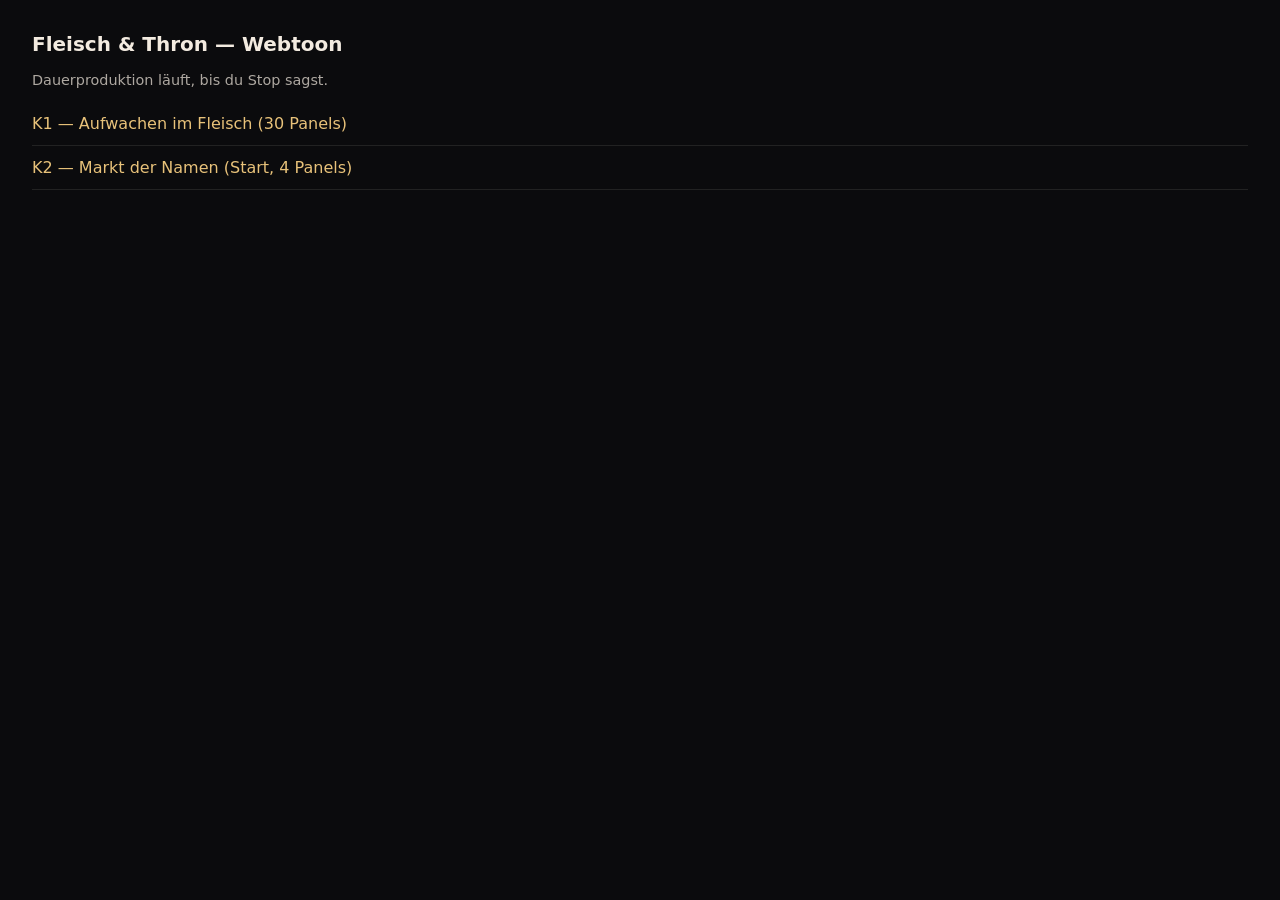
<file: webtoon/index.html>
<!DOCTYPE html>
<html lang="de">
<head>
  <meta charset="utf-8" />
  <meta name="viewport" content="width=device-width, initial-scale=1" />
  <title>Fleisch &amp; Thron — Webtoon</title>
  <style>
    body{font-family:system-ui,sans-serif;background:#0b0b0d;color:#f3ebe0;margin:0;padding:2rem}
    a{color:#e8c27a;text-decoration:none;display:block;padding:.75rem 0;border-bottom:1px solid #222}
    a:hover{color:#fff}
    h1{font-size:1.25rem;margin:0 0 1rem}
    p{opacity:.7;font-size:.9rem}
  </style>
</head>
<body>
  <h1>Fleisch &amp; Thron — Webtoon</h1>
  <p>Dauerproduktion läuft, bis du Stop sagst.</p>
  <a href="k1.html">K1 — Aufwachen im Fleisch (30 Panels)</a>
  <a href="k2.html">K2 — Markt der Namen (Start, 4 Panels)</a>
</body>
</html>
</file>
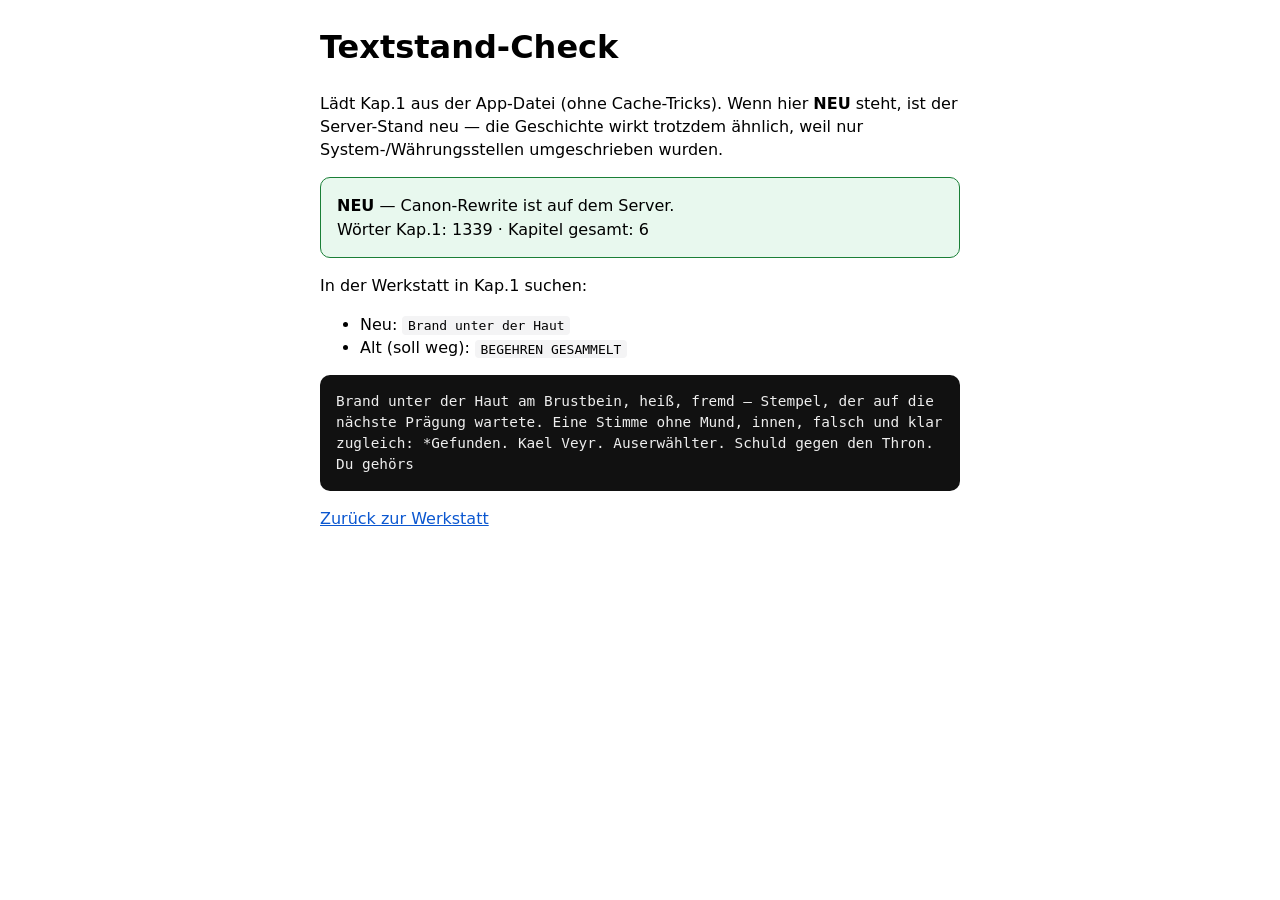
<file: check.html>
<!DOCTYPE html>
<html lang="de">
<head>
<meta charset="utf-8"/>
<meta name="viewport" content="width=device-width,initial-scale=1"/>
<title>Fleisch & Thron — Textstand</title>
<style>
body{font-family:system-ui,sans-serif;max-width:40rem;margin:1.5rem auto;padding:0 1rem;line-height:1.45}
.ok{background:#e8f8ee;border:1px solid #1a7f37;padding:1rem;border-radius:10px}
.bad{background:#fdecea;border:1px solid #b42318;padding:1rem;border-radius:10px}
code{background:#f4f4f5;padding:.1rem .35rem;border-radius:4px}
pre{white-space:pre-wrap;background:#111;color:#eee;padding:1rem;border-radius:10px;font-size:.9rem}
a{color:#0b57d0}
</style>
</head>
<body>
<h1>Textstand-Check</h1>
<p>Lädt Kap.1 aus der App-Datei (ohne Cache-Tricks). Wenn hier <strong>NEU</strong> steht, ist der Server-Stand neu — die Geschichte wirkt trotzdem ähnlich, weil nur System-/Währungsstellen umgeschrieben wurden.</p>
<div id="out">prüfe…</div>
<pre id="snip"></pre>
<p><a href="./">Zurück zur Werkstatt</a></p>
<script>
(async()=>{
  const out=document.getElementById('out');
  const snip=document.getElementById('snip');
  try{
    const r=await fetch('./fleisch-thron.json?ts='+Date.now(),{cache:'no-store'});
    const d=await r.json();
    const k=(d.kapitel||[]).find(x=>x.n===1)||(d.kapitel||[])[0];
    const t=(k&&(k.text||k.body))||'';
    const neu=t.includes('Brand unter der Haut')||t.includes('Schuld gegen den Thron');
    const alt=t.includes('BEGEHREN GESAMMELT')||t.includes('0,7 Einheiten')||t.includes('Transaktionsminimum');
    let html='';
    if(neu && !alt){
      html='<div class="ok"><b>NEU</b> — Canon-Rewrite ist auf dem Server.<br>Wörter Kap.1: '+(k.woerter||'?')+' · Kapitel gesamt: '+(d.kapitel||[]).length+'</div>';
    } else if(alt){
      html='<div class="bad"><b>ALT</b> — LitRPG/Erinnerungs-Währung noch im Server-File.</div>';
    } else {
      html='<div class="bad"><b>Unklar</b> — weder klare Neu- noch Alt-Marker.</div>';
    }
    html+='<p>In der Werkstatt in Kap.1 suchen:</p><ul><li>Neu: <code>Brand unter der Haut</code></li><li>Alt (soll weg): <code>BEGEHREN GESAMMELT</code></li></ul>';
    out.innerHTML=html;
    const i=t.indexOf('Brand unter der Haut');
    snip.textContent = i>=0 ? t.slice(i,i+220) : t.slice(0,220);
  }catch(e){
    out.innerHTML='<div class="bad">Fehler: '+String(e.message||e)+'</div>';
  }
})();
</script>
</body>
</html>
</file>
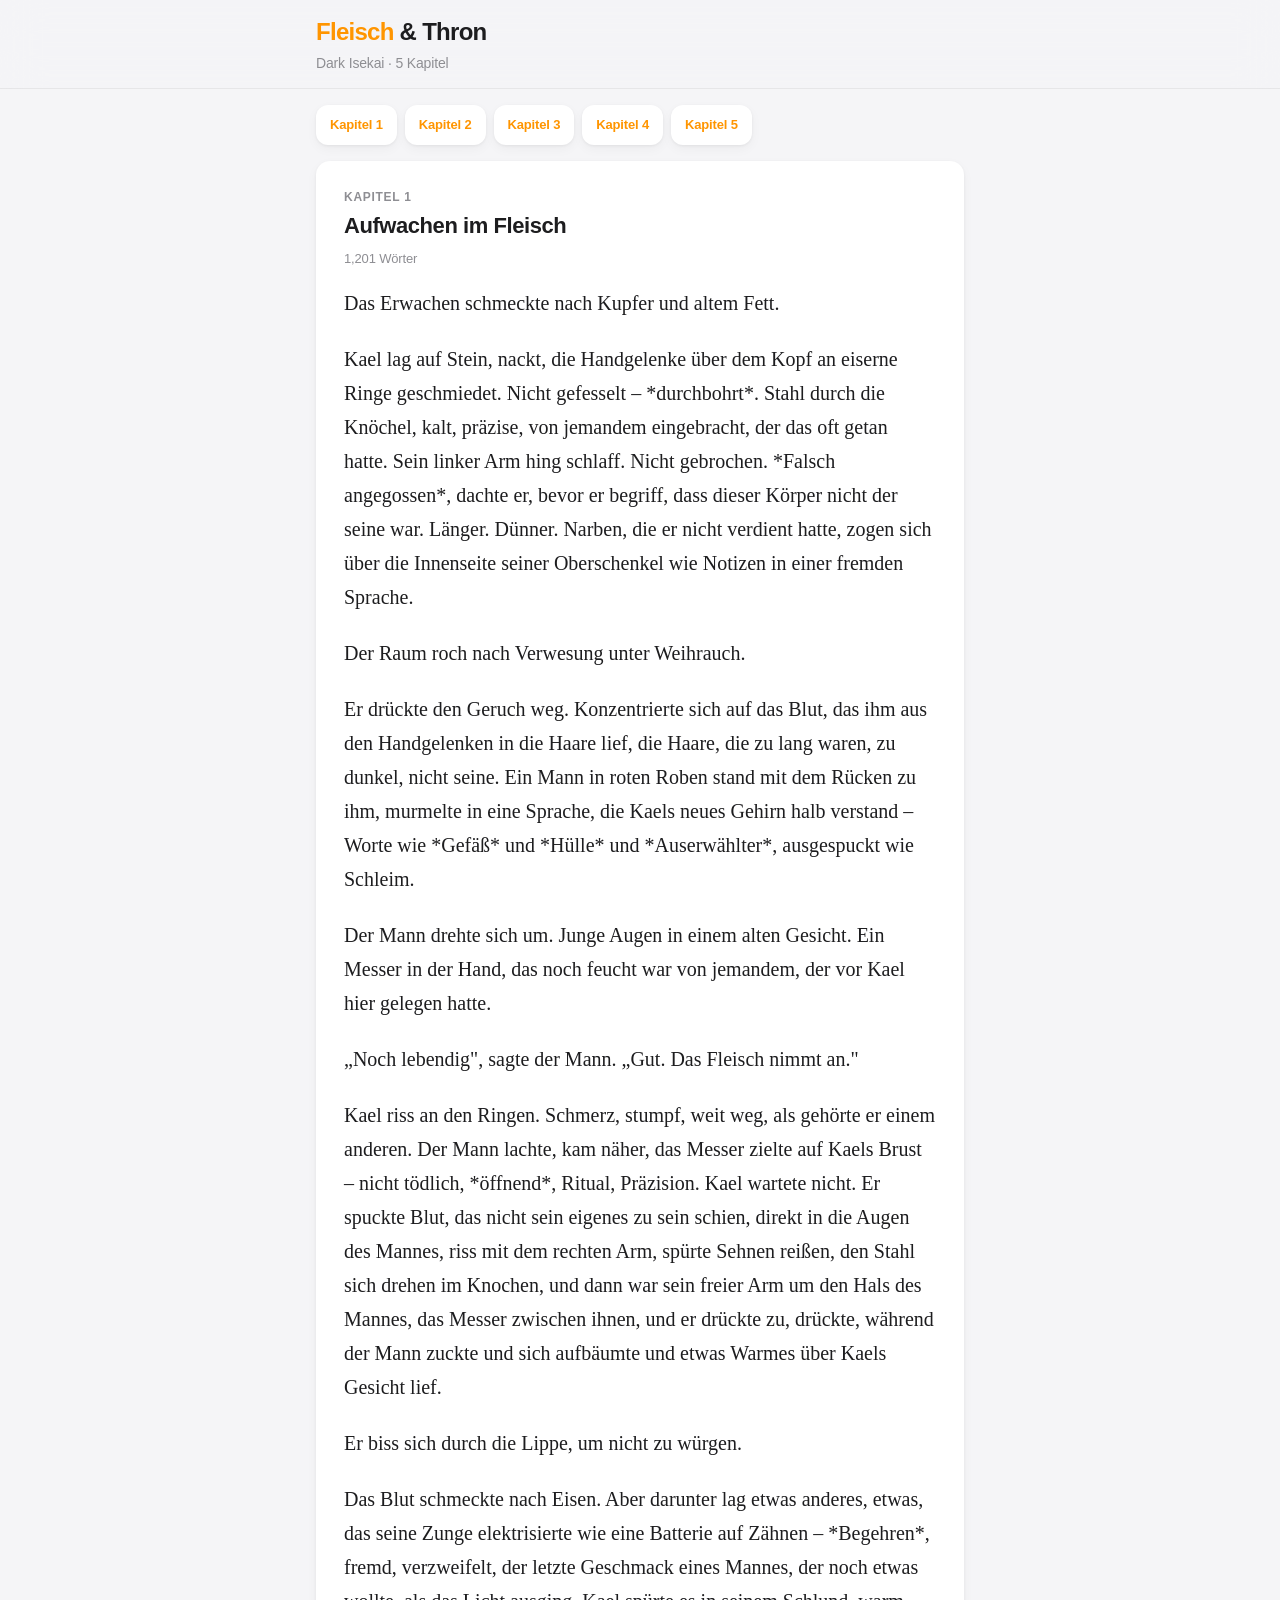
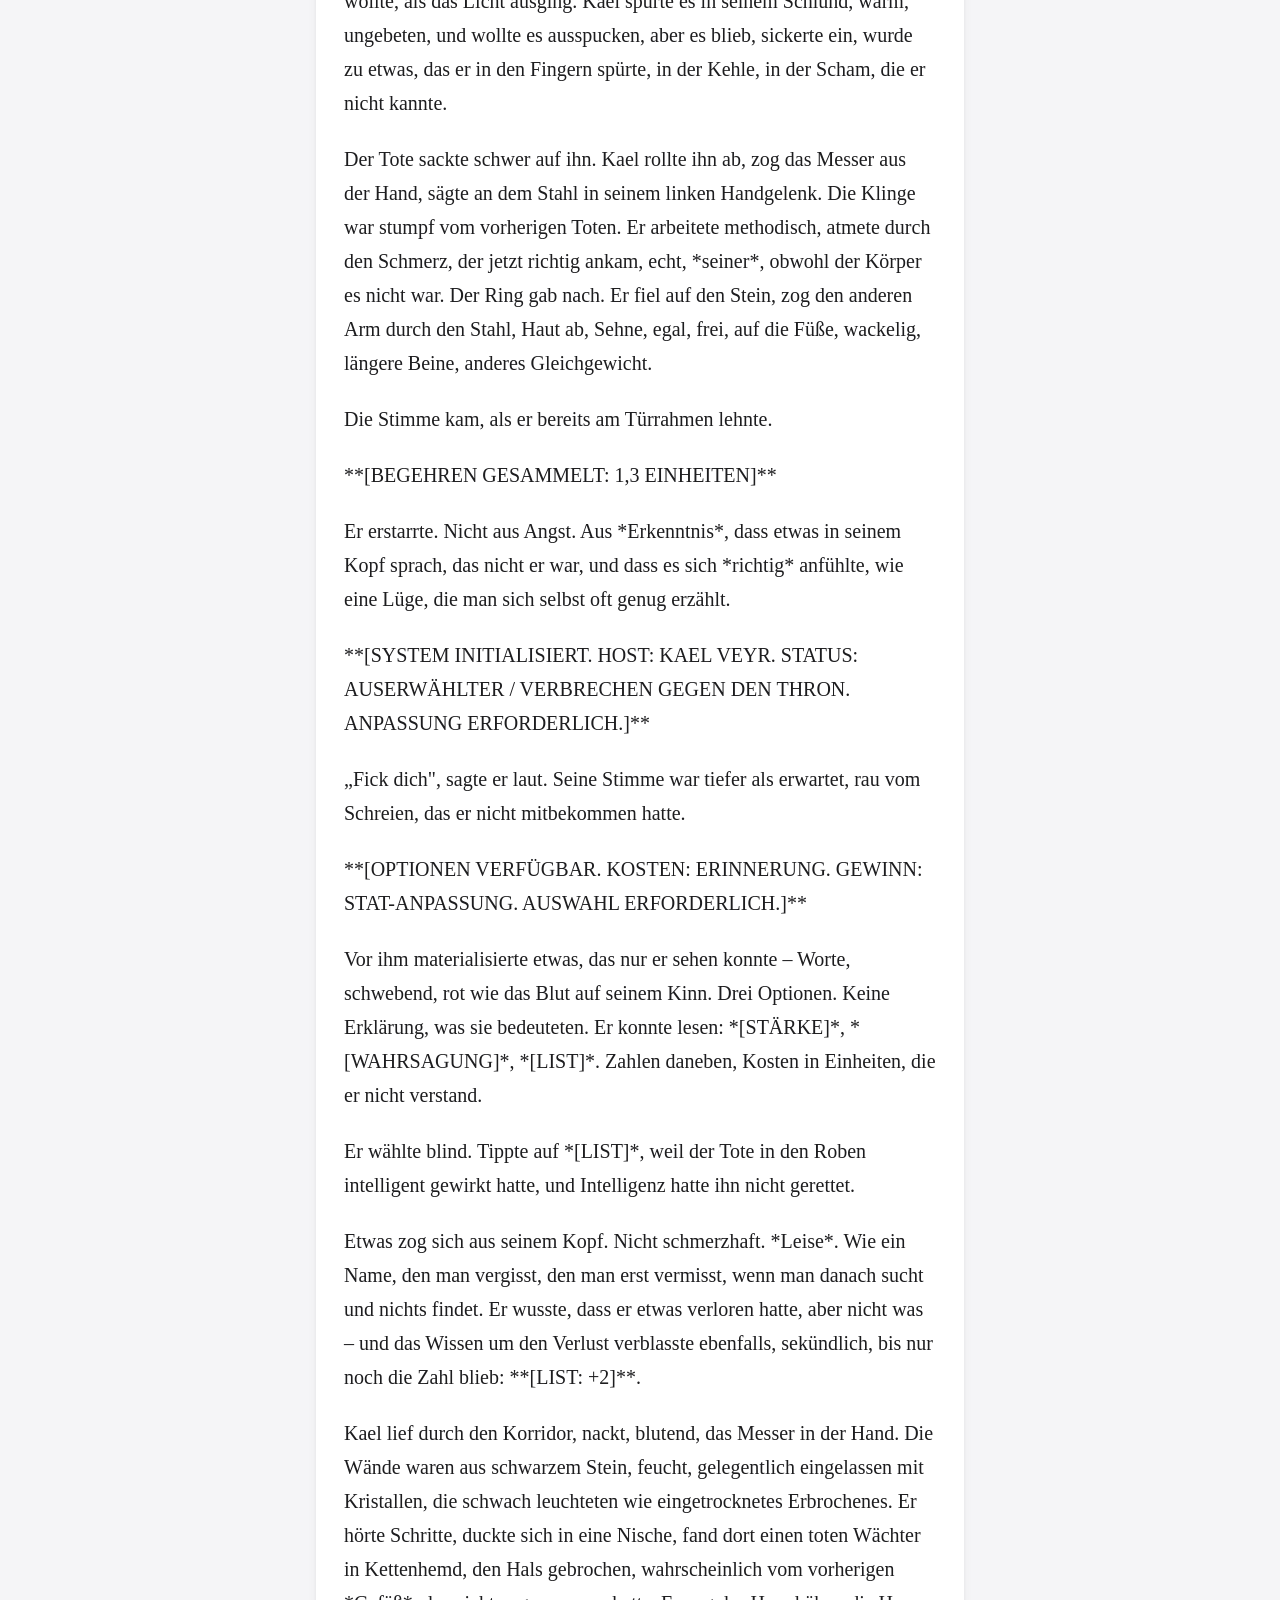
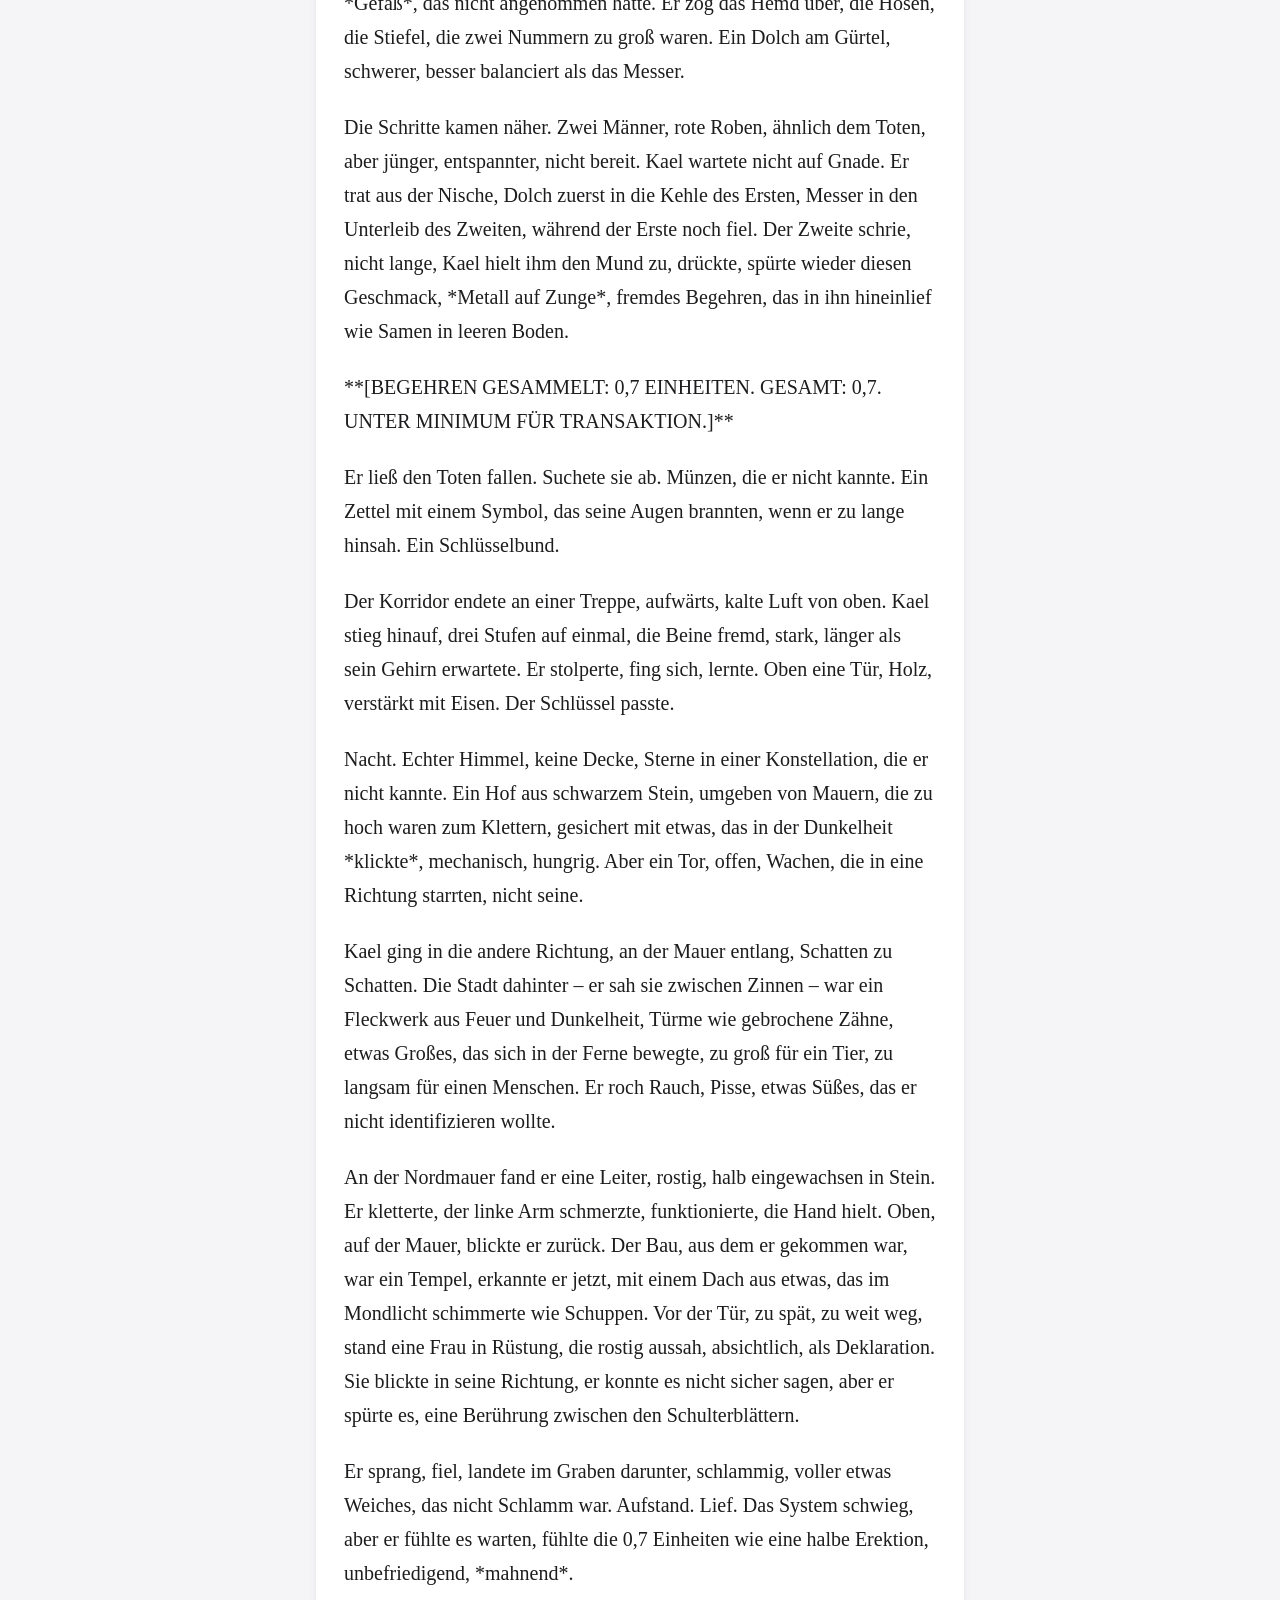
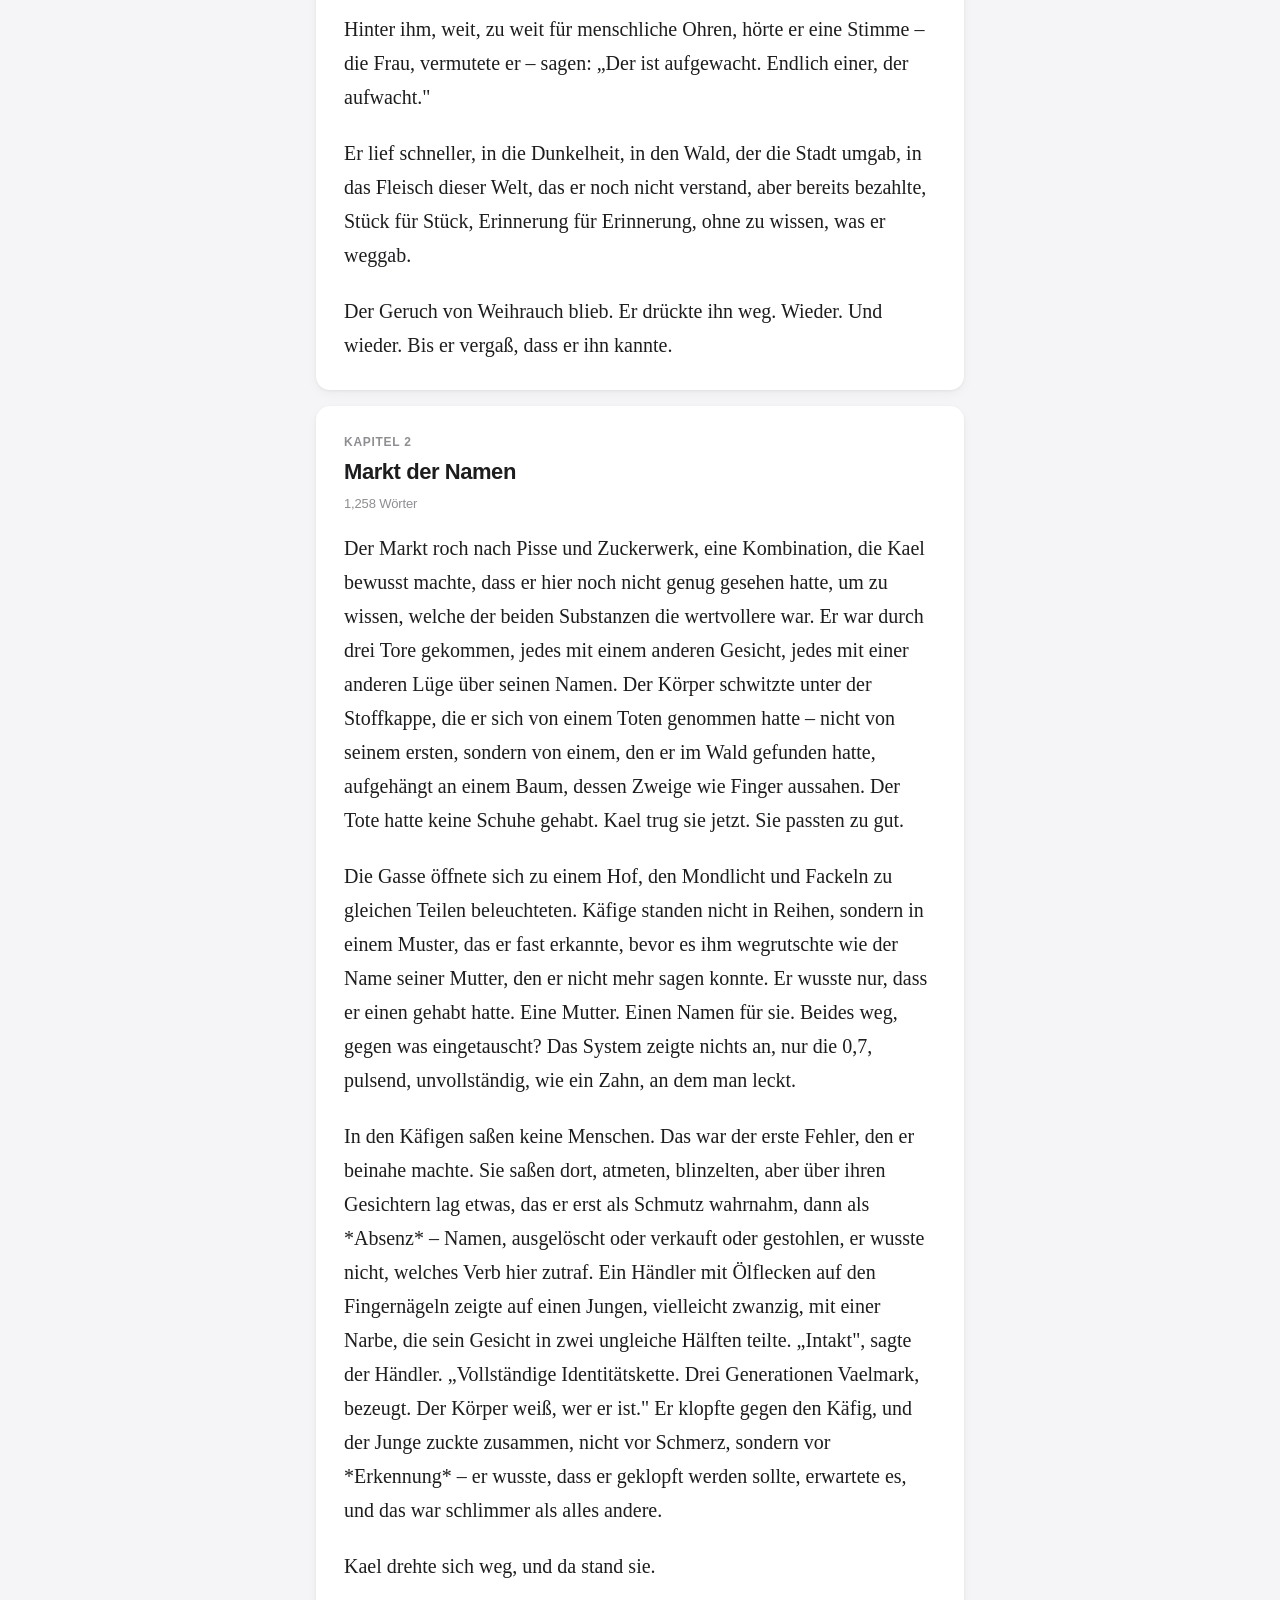
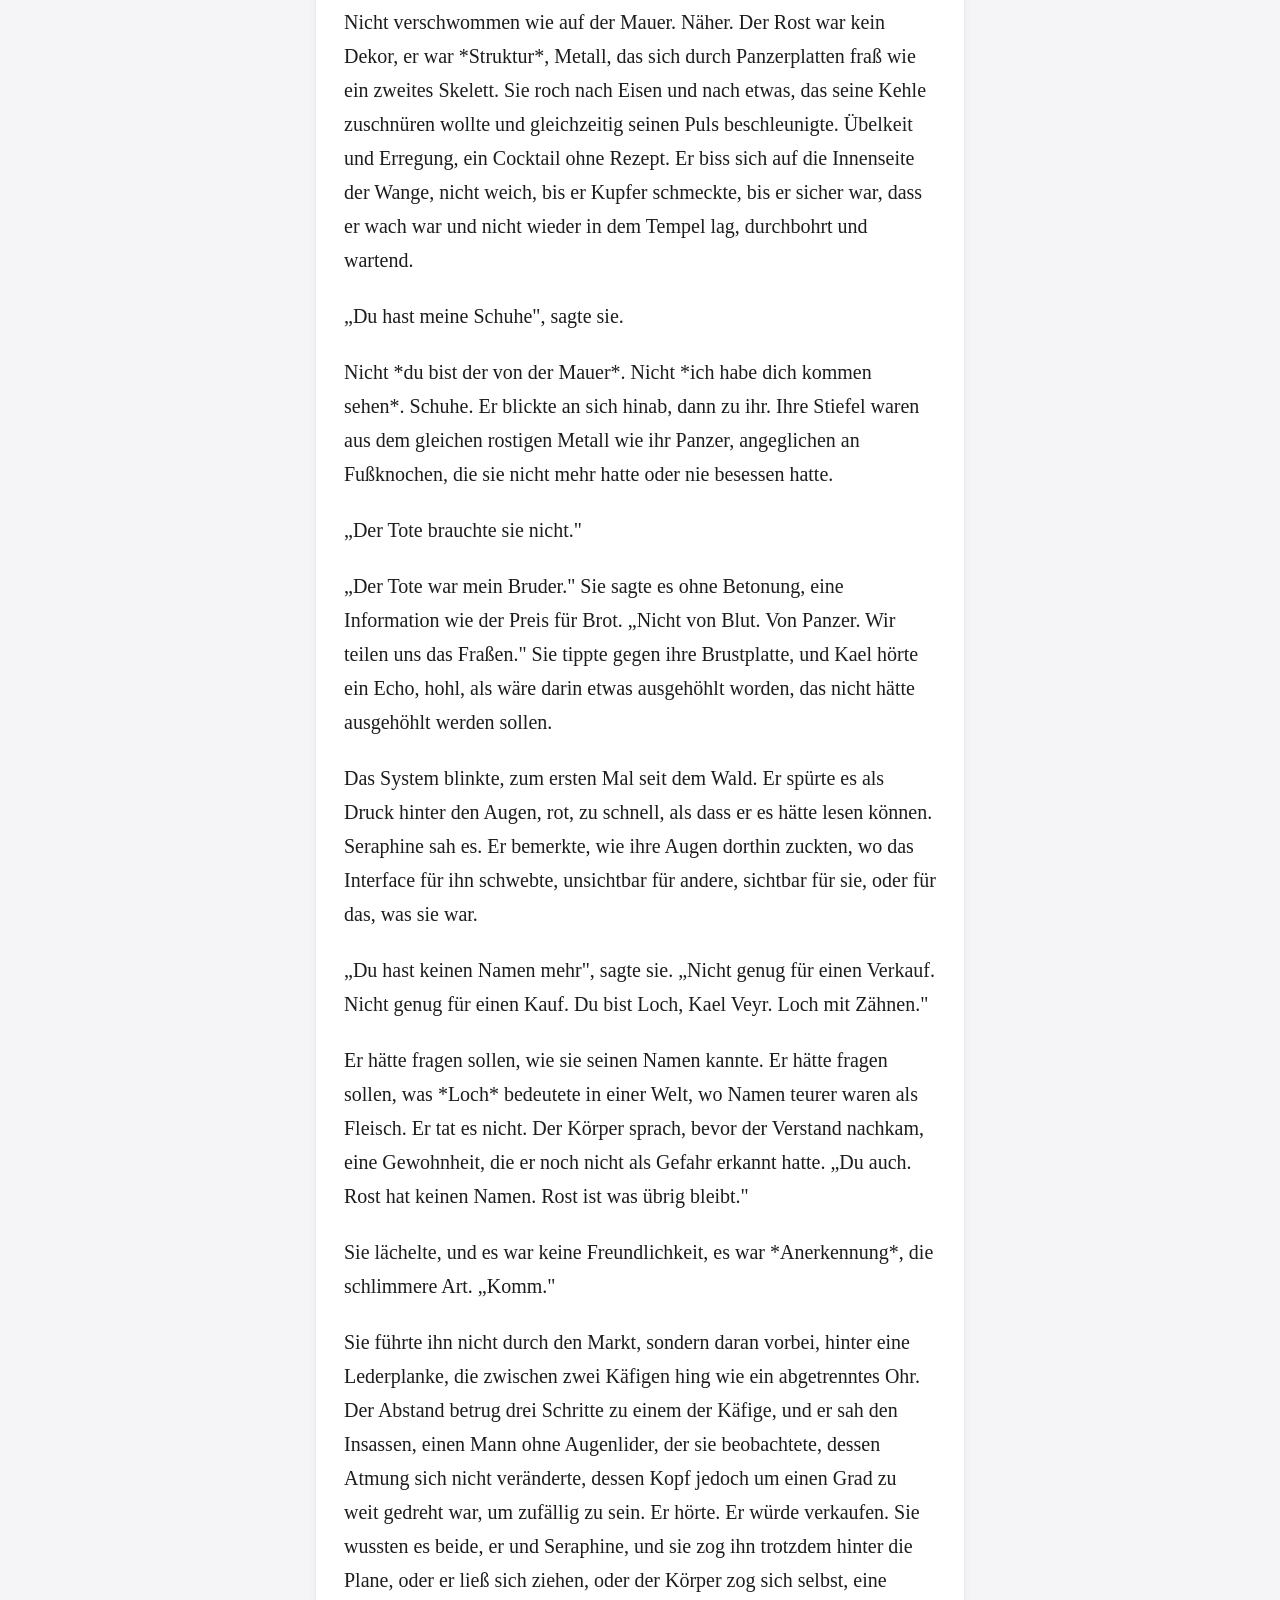
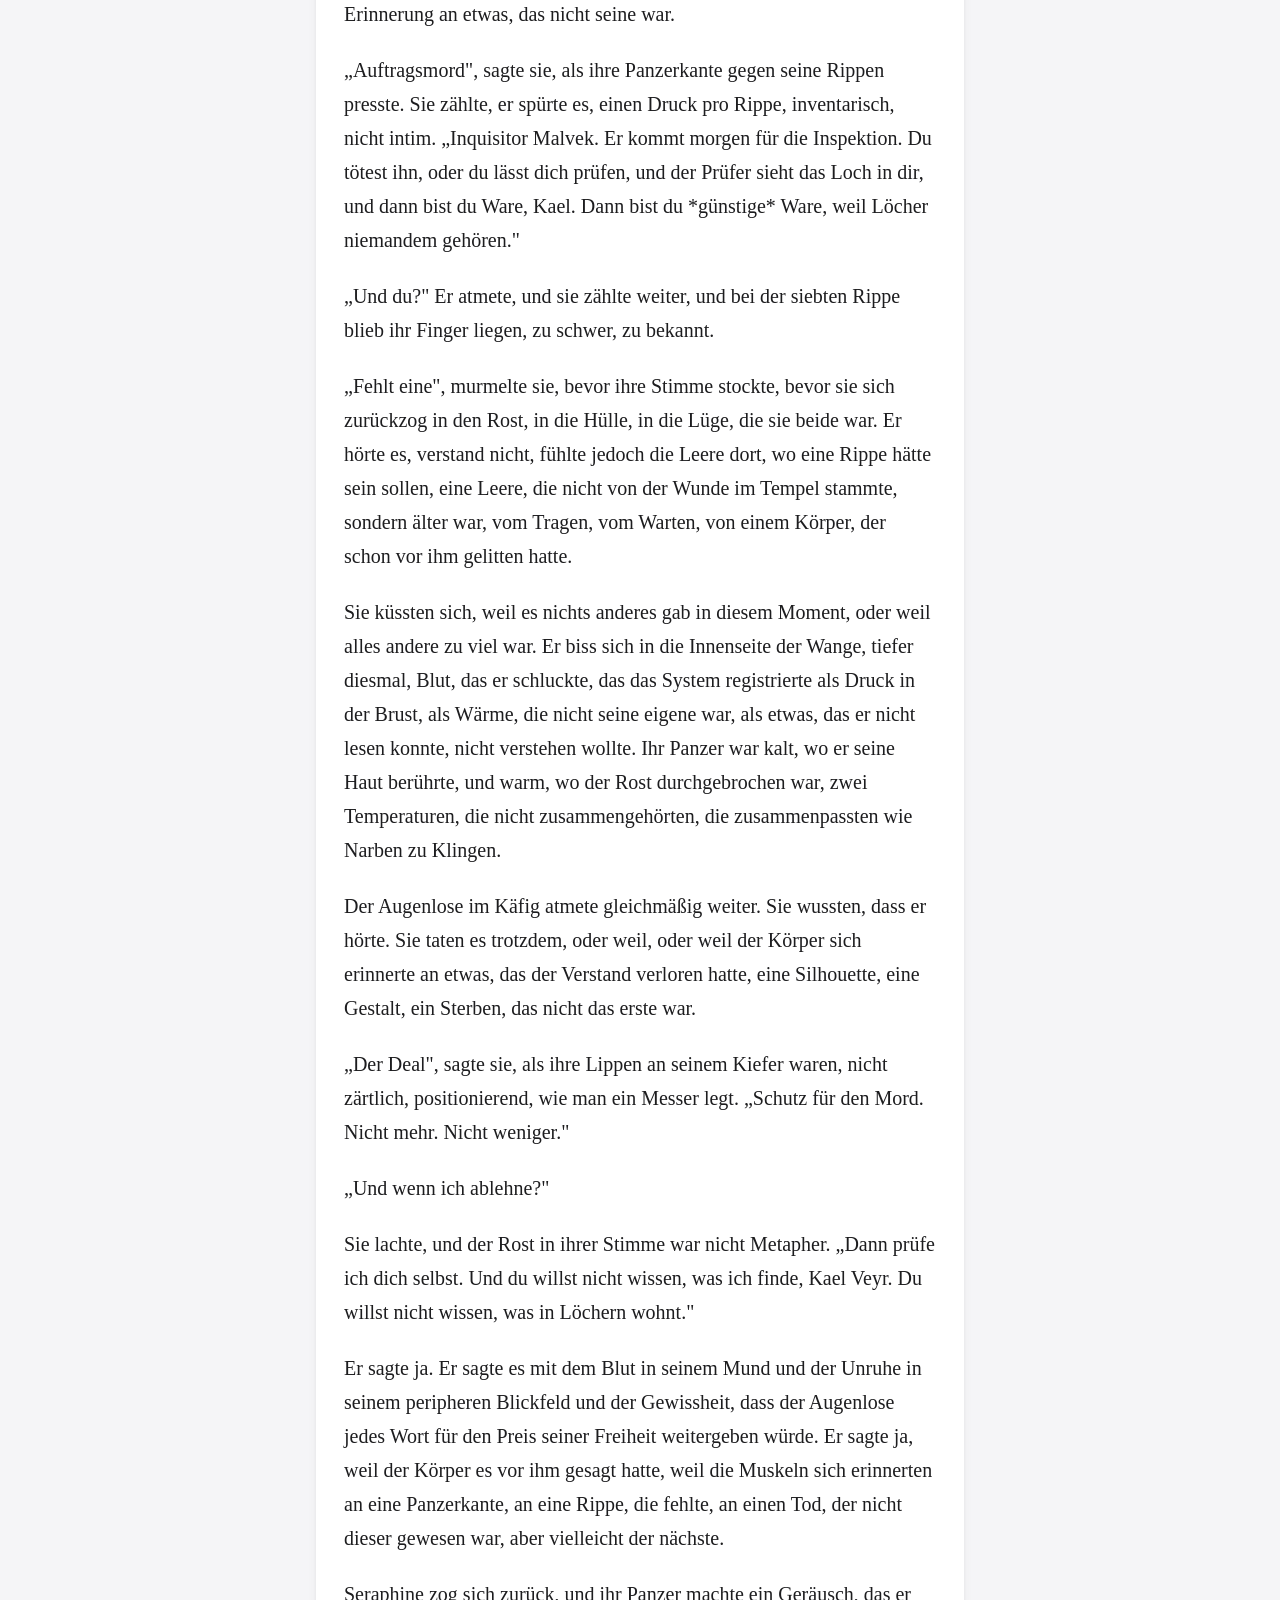
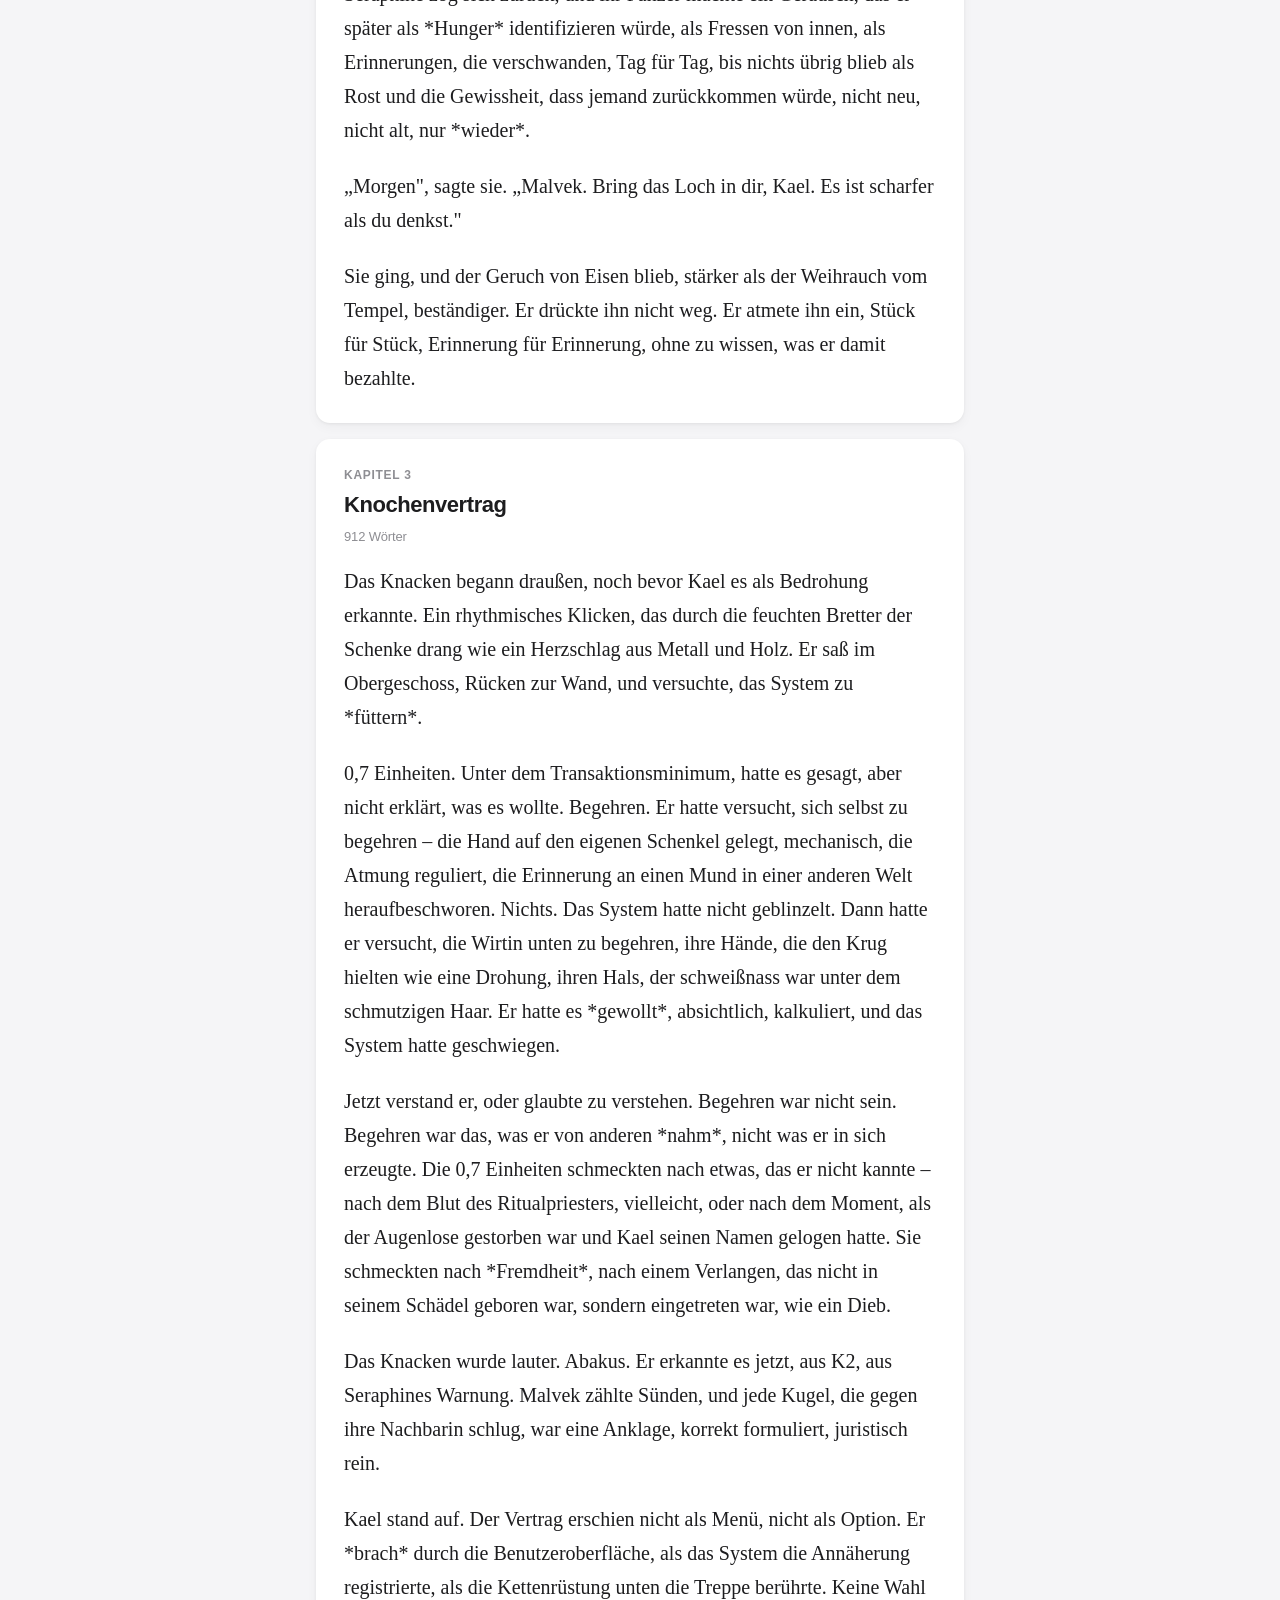
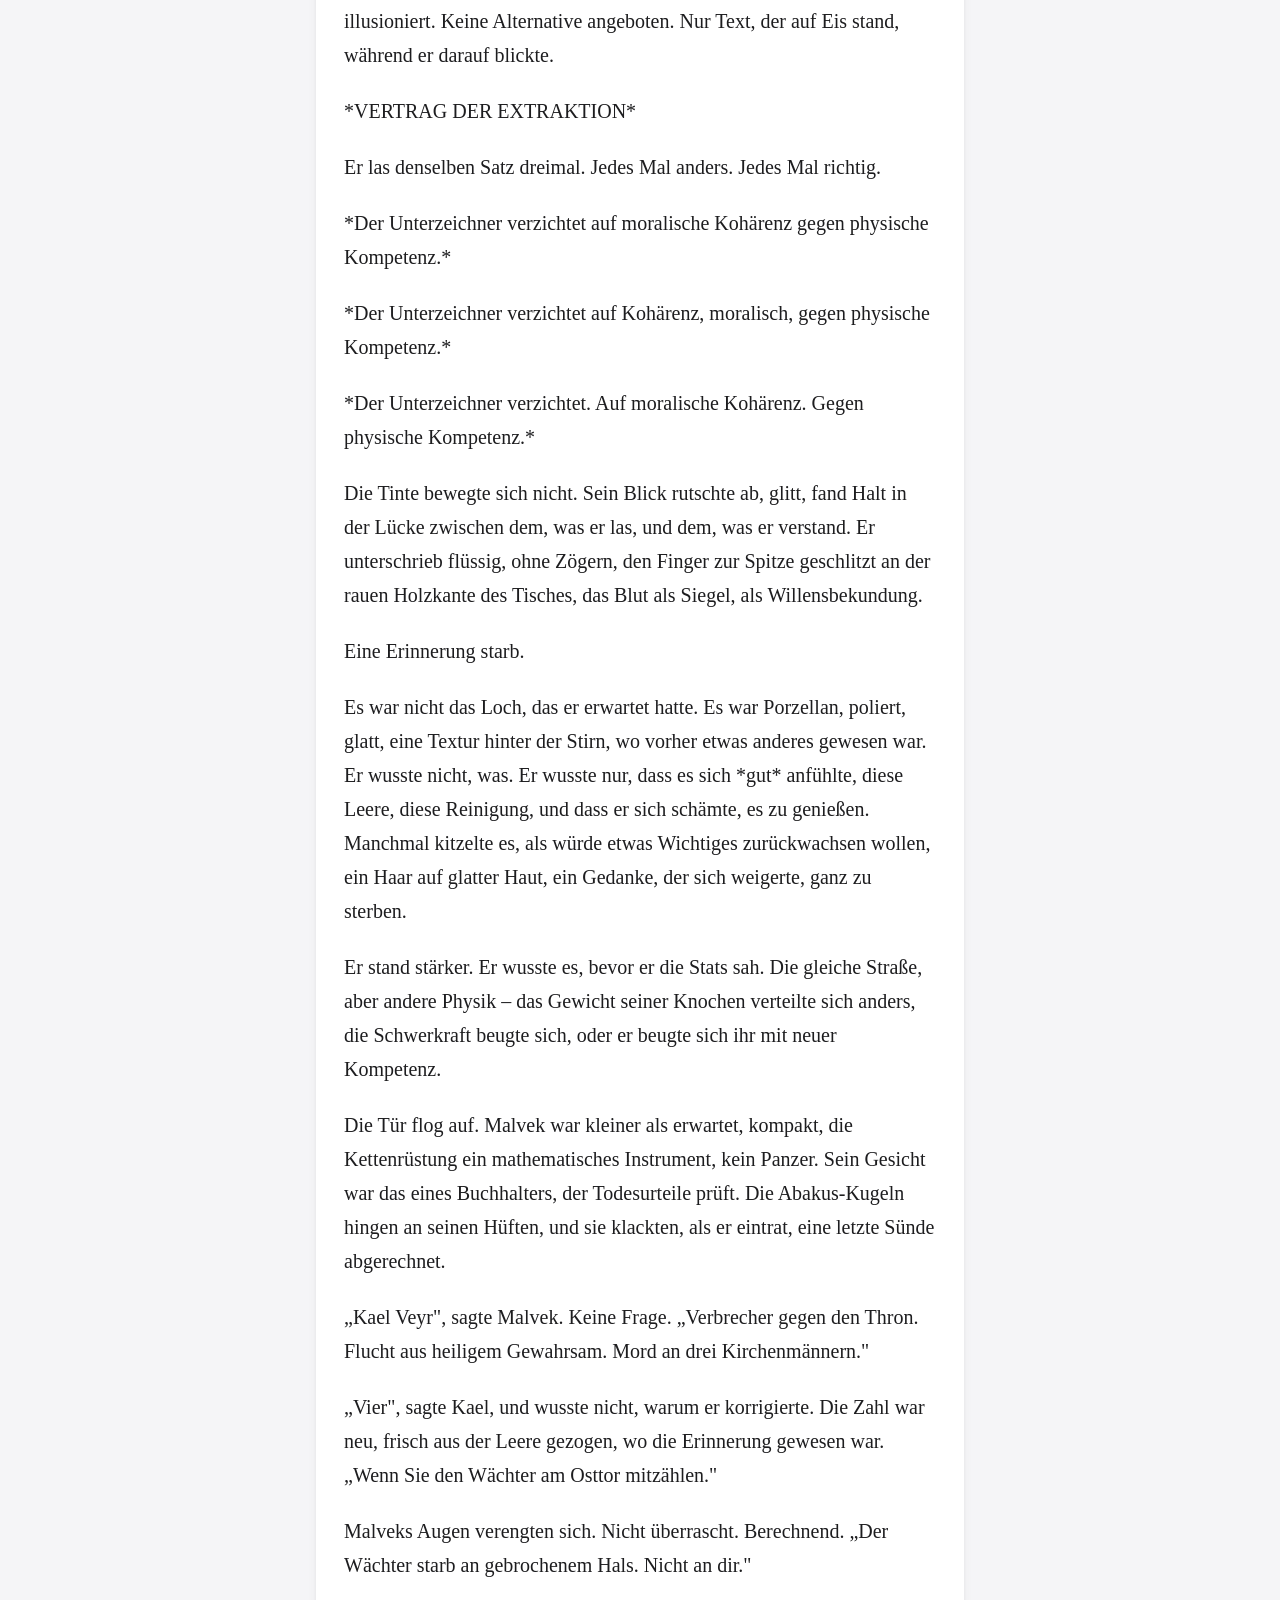
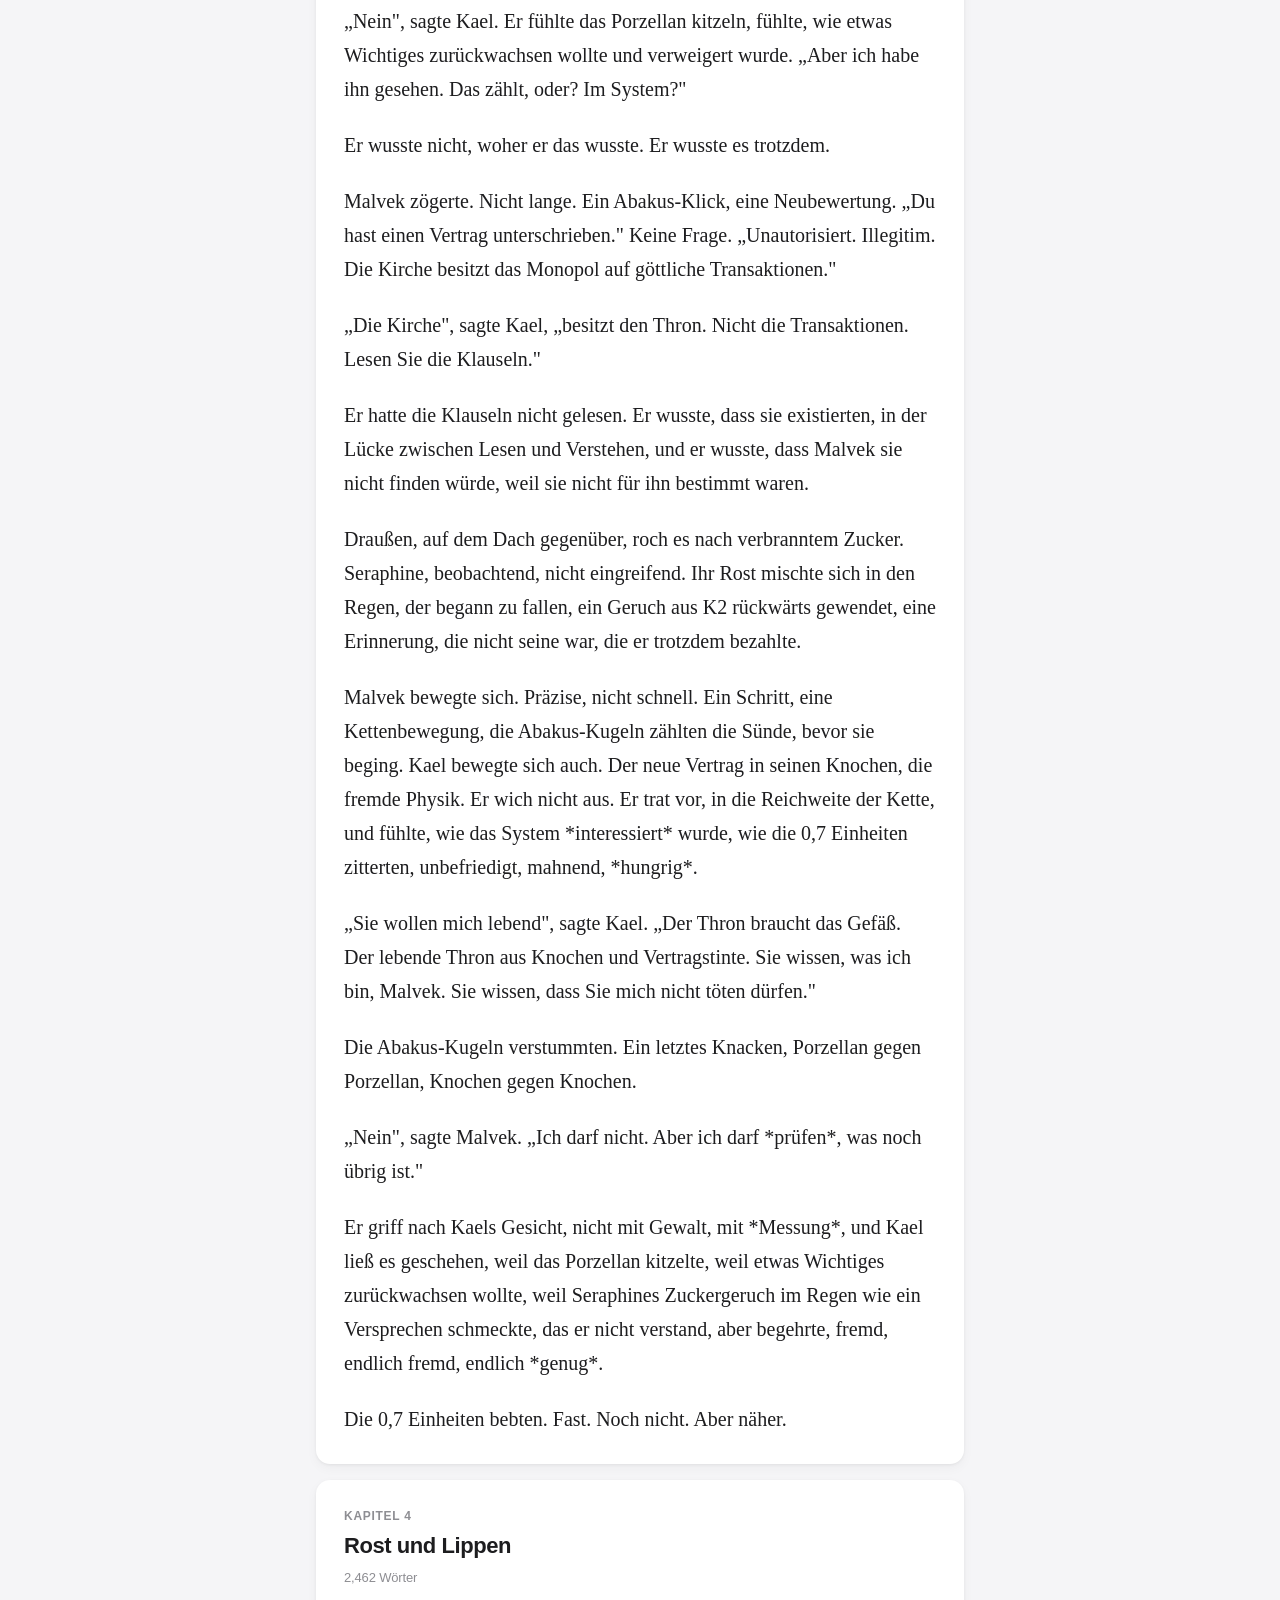
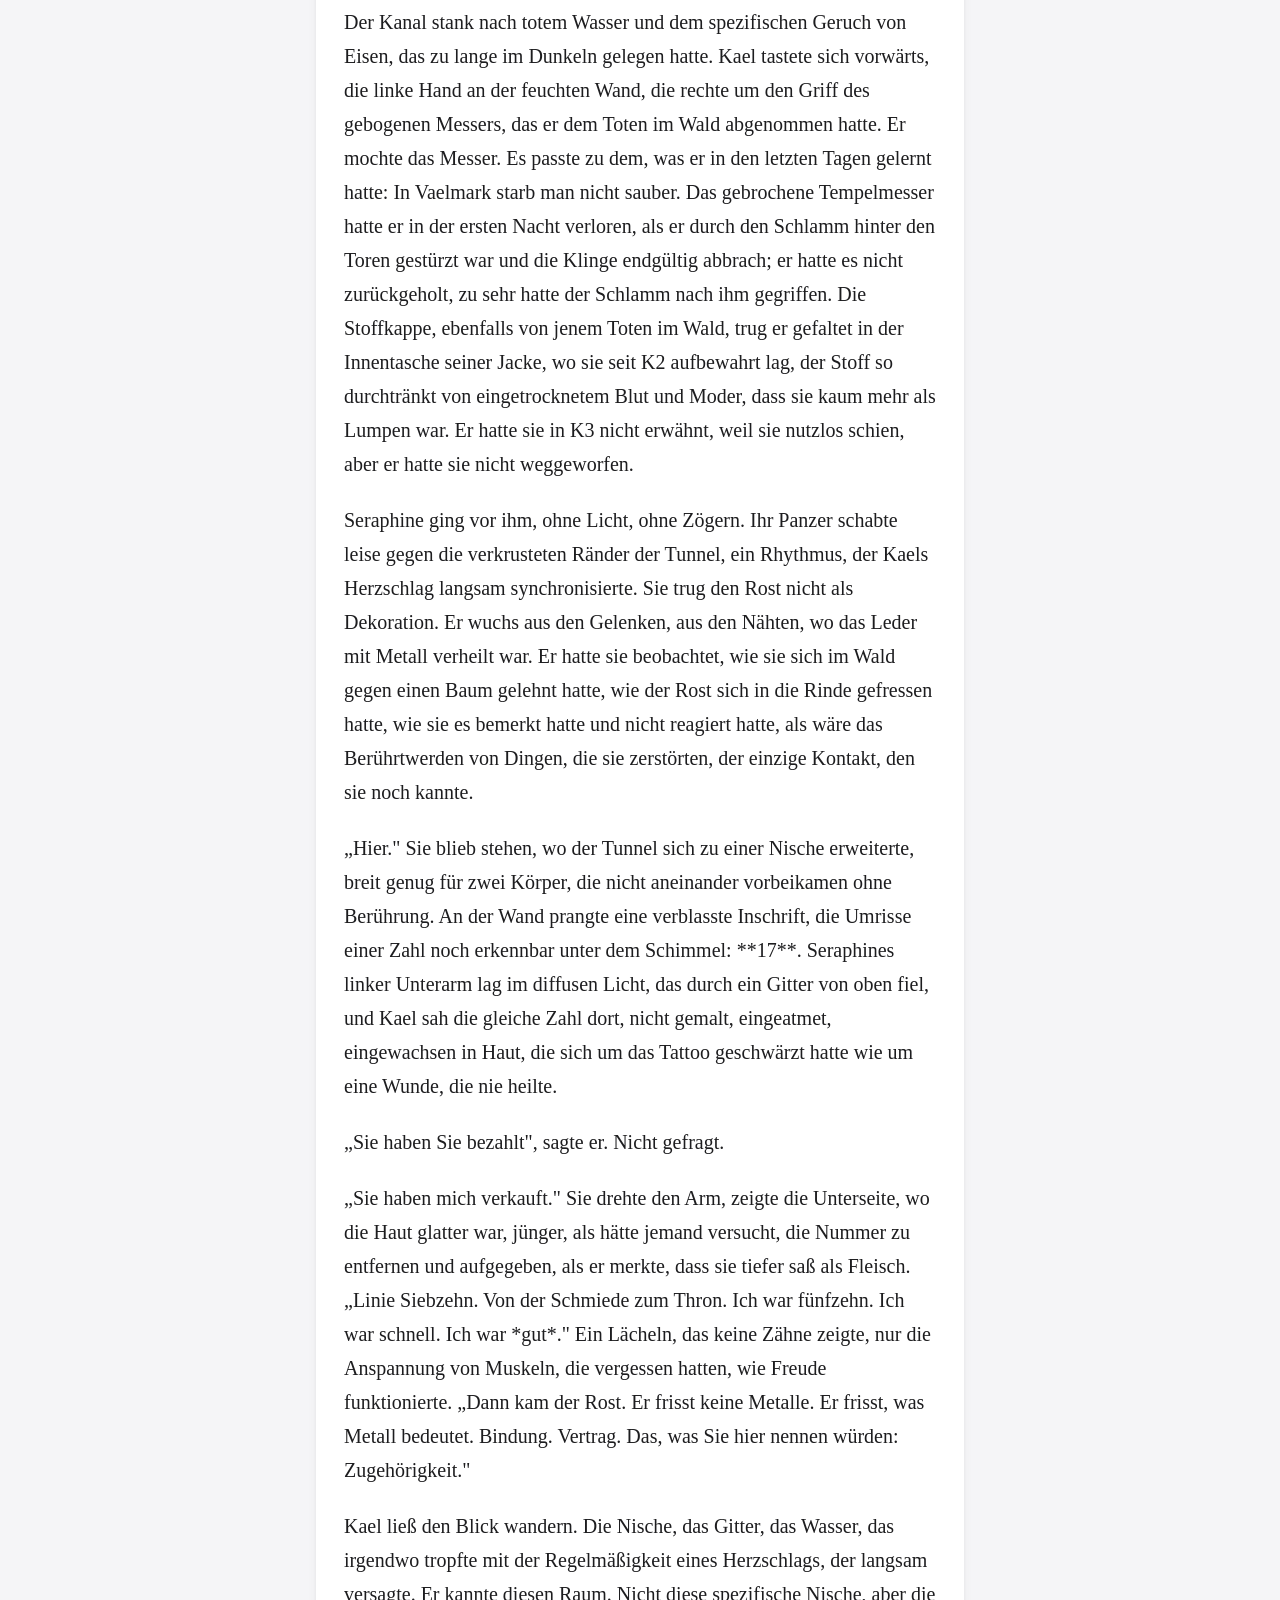
<file: fleisch-thron.html>
<!DOCTYPE html>
<html lang="de">
<head>
<meta charset="utf-8">
<meta name="viewport" content="width=device-width,initial-scale=1,viewport-fit=cover">
<meta name="apple-mobile-web-app-capable" content="yes">
<meta name="theme-color" content="#F5F5F7">
<title>Fleisch &amp; Thron</title>
<style>
:root{
  --bg:#F5F5F7; --panel:#FFFFFF; --panel2:#F2F2F7; --line:#E5E5EA;
  --text:#3A3A3C; --head:#1D1D1F; --muted:#8E8E93;
  --deep:#FF9500; --deep-d:#E68600;
  --r:14px; --shadow:0 1px 3px rgba(0,0,0,.06),0 4px 12px rgba(0,0,0,.04);
  --sans:-apple-system,BlinkMacSystemFont,"SF Pro Text","Segoe UI",Roboto,"Helvetica Neue",sans-serif;
  --serif:"New York","Iowan Old Style","Palatino Linotype",Palatino,Georgia,serif;
}
*{box-sizing:border-box;-webkit-tap-highlight-color:transparent}
html,body{margin:0;padding:0}
body{
  background:var(--bg); color:var(--text); font-family:var(--sans);
  font-size:16px; line-height:1.47;
  padding-bottom:calc(40px + env(safe-area-inset-bottom));
  -webkit-font-smoothing:antialiased; letter-spacing:-0.01em;
}
.wrap{max-width:680px;margin:0 auto;padding:0 16px}
header{
  position:sticky;top:0;z-index:40;background:rgba(245,245,247,.82);
  backdrop-filter:saturate(180%) blur(20px);-webkit-backdrop-filter:saturate(180%) blur(20px);
  border-bottom:1px solid rgba(0,0,0,.06);
  padding:calc(14px + env(safe-area-inset-top)) 0 14px;
}
header .wrap{display:flex;flex-direction:column;gap:4px}
h1{font-family:var(--sans);font-size:24px;font-weight:700;color:var(--head);margin:0;letter-spacing:-0.03em}
h1 .accent{color:var(--deep)}
.intro{font-size:14px;color:var(--muted);font-weight:500;margin:0}
.nav{
  display:flex;flex-wrap:wrap;gap:8px;margin:16px 0 8px;
}
.nav a{
  display:inline-block;background:var(--panel);color:var(--deep);text-decoration:none;
  font-weight:600;font-size:13px;padding:10px 14px;border-radius:12px;
  box-shadow:var(--shadow);min-height:40px;line-height:20px;
}
.nav a:active{opacity:.7;transform:scale(.98)}
.chapter{
  background:var(--panel);border-radius:var(--r);padding:22px 18px;margin:16px 0;
  box-shadow:var(--shadow);
}
.kap{font-family:var(--sans);color:var(--muted);font-size:12px;margin-bottom:4px;font-weight:600;text-transform:uppercase;letter-spacing:.06em}
h2{font-family:var(--sans);font-size:22px;font-weight:700;color:var(--head);margin:0 0 6px;letter-spacing:-0.02em}
.wc{font-size:13px;color:var(--muted);margin:0 0 18px;font-weight:500}
.reader{font-family:var(--serif);font-size:19px;line-height:1.7;color:var(--head);letter-spacing:0}
.reader p{margin:0 0 1.1em;text-align:left}
.reader p:last-child{margin-bottom:0}
footer{
  text-align:center;padding:28px 16px 12px;color:var(--muted);font-size:14px;
}
footer a{color:var(--deep);text-decoration:none;font-weight:600}
footer a:active{opacity:.7}
.top-link{
  display:inline-block;margin-top:8px;font-size:13px;color:var(--muted);text-decoration:none;font-weight:500;
}
@media (min-width:700px){
  .reader{font-size:20px}
  .chapter{padding:28px 28px}
}
</style>
</head>
<body>
<header>
  <div class="wrap">
    <h1><span class="accent">Fleisch</span> &amp; Thron</h1>
    <p class="intro">Dark Isekai · 5 Kapitel</p>
  </div>
</header>
<main class="wrap">
  <nav class="nav" aria-label="Kapitel">
      <a href="#kapitel-1">Kapitel 1</a>
      <a href="#kapitel-2">Kapitel 2</a>
      <a href="#kapitel-3">Kapitel 3</a>
      <a href="#kapitel-4">Kapitel 4</a>
      <a href="#kapitel-5">Kapitel 5</a>
  </nav>

<section class="chapter" id="kapitel-1">
  <div class="kap">Kapitel 1</div>
  <h2>Aufwachen im Fleisch</h2>
  <p class="wc">1,201 Wörter</p>
  <div class="reader">
<p>Das Erwachen schmeckte nach Kupfer und altem Fett.</p>
<p>Kael lag auf Stein, nackt, die Handgelenke über dem Kopf an eiserne Ringe geschmiedet. Nicht gefesselt – *durchbohrt*. Stahl durch die Knöchel, kalt, präzise, von jemandem eingebracht, der das oft getan hatte. Sein linker Arm hing schlaff. Nicht gebrochen. *Falsch angegossen*, dachte er, bevor er begriff, dass dieser Körper nicht der seine war. Länger. Dünner. Narben, die er nicht verdient hatte, zogen sich über die Innenseite seiner Oberschenkel wie Notizen in einer fremden Sprache.</p>
<p>Der Raum roch nach Verwesung unter Weihrauch.</p>
<p>Er drückte den Geruch weg. Konzentrierte sich auf das Blut, das ihm aus den Handgelenken in die Haare lief, die Haare, die zu lang waren, zu dunkel, nicht seine. Ein Mann in roten Roben stand mit dem Rücken zu ihm, murmelte in eine Sprache, die Kaels neues Gehirn halb verstand – Worte wie *Gefäß* und *Hülle* und *Auserwählter*, ausgespuckt wie Schleim.</p>
<p>Der Mann drehte sich um. Junge Augen in einem alten Gesicht. Ein Messer in der Hand, das noch feucht war von jemandem, der vor Kael hier gelegen hatte.</p>
<p>„Noch lebendig&quot;, sagte der Mann. „Gut. Das Fleisch nimmt an.&quot;</p>
<p>Kael riss an den Ringen. Schmerz, stumpf, weit weg, als gehörte er einem anderen. Der Mann lachte, kam näher, das Messer zielte auf Kaels Brust – nicht tödlich, *öffnend*, Ritual, Präzision. Kael wartete nicht. Er spuckte Blut, das nicht sein eigenes zu sein schien, direkt in die Augen des Mannes, riss mit dem rechten Arm, spürte Sehnen reißen, den Stahl sich drehen im Knochen, und dann war sein freier Arm um den Hals des Mannes, das Messer zwischen ihnen, und er drückte zu, drückte, während der Mann zuckte und sich aufbäumte und etwas Warmes über Kaels Gesicht lief.</p>
<p>Er biss sich durch die Lippe, um nicht zu würgen.</p>
<p>Das Blut schmeckte nach Eisen. Aber darunter lag etwas anderes, etwas, das seine Zunge elektrisierte wie eine Batterie auf Zähnen – *Begehren*, fremd, verzweifelt, der letzte Geschmack eines Mannes, der noch etwas wollte, als das Licht ausging. Kael spürte es in seinem Schlund, warm, ungebeten, und wollte es ausspucken, aber es blieb, sickerte ein, wurde zu etwas, das er in den Fingern spürte, in der Kehle, in der Scham, die er nicht kannte.</p>
<p>Der Tote sackte schwer auf ihn. Kael rollte ihn ab, zog das Messer aus der Hand, sägte an dem Stahl in seinem linken Handgelenk. Die Klinge war stumpf vom vorherigen Toten. Er arbeitete methodisch, atmete durch den Schmerz, der jetzt richtig ankam, echt, *seiner*, obwohl der Körper es nicht war. Der Ring gab nach. Er fiel auf den Stein, zog den anderen Arm durch den Stahl, Haut ab, Sehne, egal, frei, auf die Füße, wackelig, längere Beine, anderes Gleichgewicht.</p>
<p>Die Stimme kam, als er bereits am Türrahmen lehnte.</p>
<p>**[BEGEHREN GESAMMELT: 1,3 EINHEITEN]**</p>
<p>Er erstarrte. Nicht aus Angst. Aus *Erkenntnis*, dass etwas in seinem Kopf sprach, das nicht er war, und dass es sich *richtig* anfühlte, wie eine Lüge, die man sich selbst oft genug erzählt.</p>
<p>**[SYSTEM INITIALISIERT. HOST: KAEL VEYR. STATUS: AUSERWÄHLTER / VERBRECHEN GEGEN DEN THRON. ANPASSUNG ERFORDERLICH.]**</p>
<p>„Fick dich&quot;, sagte er laut. Seine Stimme war tiefer als erwartet, rau vom Schreien, das er nicht mitbekommen hatte.</p>
<p>**[OPTIONEN VERFÜGBAR. KOSTEN: ERINNERUNG. GEWINN: STAT-ANPASSUNG. AUSWAHL ERFORDERLICH.]**</p>
<p>Vor ihm materialisierte etwas, das nur er sehen konnte – Worte, schwebend, rot wie das Blut auf seinem Kinn. Drei Optionen. Keine Erklärung, was sie bedeuteten. Er konnte lesen: *[STÄRKE]*, *[WAHRSAGUNG]*, *[LIST]*. Zahlen daneben, Kosten in Einheiten, die er nicht verstand.</p>
<p>Er wählte blind. Tippte auf *[LIST]*, weil der Tote in den Roben intelligent gewirkt hatte, und Intelligenz hatte ihn nicht gerettet.</p>
<p>Etwas zog sich aus seinem Kopf. Nicht schmerzhaft. *Leise*. Wie ein Name, den man vergisst, den man erst vermisst, wenn man danach sucht und nichts findet. Er wusste, dass er etwas verloren hatte, aber nicht was – und das Wissen um den Verlust verblasste ebenfalls, sekündlich, bis nur noch die Zahl blieb: **[LIST: +2]**.</p>
<p>Kael lief durch den Korridor, nackt, blutend, das Messer in der Hand. Die Wände waren aus schwarzem Stein, feucht, gelegentlich eingelassen mit Kristallen, die schwach leuchteten wie eingetrocknetes Erbrochenes. Er hörte Schritte, duckte sich in eine Nische, fand dort einen toten Wächter in Kettenhemd, den Hals gebrochen, wahrscheinlich vom vorherigen *Gefäß*, das nicht angenommen hatte. Er zog das Hemd über, die Hosen, die Stiefel, die zwei Nummern zu groß waren. Ein Dolch am Gürtel, schwerer, besser balanciert als das Messer.</p>
<p>Die Schritte kamen näher. Zwei Männer, rote Roben, ähnlich dem Toten, aber jünger, entspannter, nicht bereit. Kael wartete nicht auf Gnade. Er trat aus der Nische, Dolch zuerst in die Kehle des Ersten, Messer in den Unterleib des Zweiten, während der Erste noch fiel. Der Zweite schrie, nicht lange, Kael hielt ihm den Mund zu, drückte, spürte wieder diesen Geschmack, *Metall auf Zunge*, fremdes Begehren, das in ihn hineinlief wie Samen in leeren Boden.</p>
<p>**[BEGEHREN GESAMMELT: 0,7 EINHEITEN. GESAMT: 0,7. UNTER MINIMUM FÜR TRANSAKTION.]**</p>
<p>Er ließ den Toten fallen. Suchete sie ab. Münzen, die er nicht kannte. Ein Zettel mit einem Symbol, das seine Augen brannten, wenn er zu lange hinsah. Ein Schlüsselbund.</p>
<p>Der Korridor endete an einer Treppe, aufwärts, kalte Luft von oben. Kael stieg hinauf, drei Stufen auf einmal, die Beine fremd, stark, länger als sein Gehirn erwartete. Er stolperte, fing sich, lernte. Oben eine Tür, Holz, verstärkt mit Eisen. Der Schlüssel passte.</p>
<p>Nacht. Echter Himmel, keine Decke, Sterne in einer Konstellation, die er nicht kannte. Ein Hof aus schwarzem Stein, umgeben von Mauern, die zu hoch waren zum Klettern, gesichert mit etwas, das in der Dunkelheit *klickte*, mechanisch, hungrig. Aber ein Tor, offen, Wachen, die in eine Richtung starrten, nicht seine.</p>
<p>Kael ging in die andere Richtung, an der Mauer entlang, Schatten zu Schatten. Die Stadt dahinter – er sah sie zwischen Zinnen – war ein Fleckwerk aus Feuer und Dunkelheit, Türme wie gebrochene Zähne, etwas Großes, das sich in der Ferne bewegte, zu groß für ein Tier, zu langsam für einen Menschen. Er roch Rauch, Pisse, etwas Süßes, das er nicht identifizieren wollte.</p>
<p>An der Nordmauer fand er eine Leiter, rostig, halb eingewachsen in Stein. Er kletterte, der linke Arm schmerzte, funktionierte, die Hand hielt. Oben, auf der Mauer, blickte er zurück. Der Bau, aus dem er gekommen war, war ein Tempel, erkannte er jetzt, mit einem Dach aus etwas, das im Mondlicht schimmerte wie Schuppen. Vor der Tür, zu spät, zu weit weg, stand eine Frau in Rüstung, die rostig aussah, absichtlich, als Deklaration. Sie blickte in seine Richtung, er konnte es nicht sicher sagen, aber er spürte es, eine Berührung zwischen den Schulterblättern.</p>
<p>Er sprang, fiel, landete im Graben darunter, schlammig, voller etwas Weiches, das nicht Schlamm war. Aufstand. Lief. Das System schwieg, aber er fühlte es warten, fühlte die 0,7 Einheiten wie eine halbe Erektion, unbefriedigend, *mahnend*.</p>
<p>Hinter ihm, weit, zu weit für menschliche Ohren, hörte er eine Stimme – die Frau, vermutete er – sagen: „Der ist aufgewacht. Endlich einer, der aufwacht.&quot;</p>
<p>Er lief schneller, in die Dunkelheit, in den Wald, der die Stadt umgab, in das Fleisch dieser Welt, das er noch nicht verstand, aber bereits bezahlte, Stück für Stück, Erinnerung für Erinnerung, ohne zu wissen, was er weggab.</p>
<p>Der Geruch von Weihrauch blieb. Er drückte ihn weg. Wieder. Und wieder. Bis er vergaß, dass er ihn kannte.</p>
  </div>
</section>

<section class="chapter" id="kapitel-2">
  <div class="kap">Kapitel 2</div>
  <h2>Markt der Namen</h2>
  <p class="wc">1,258 Wörter</p>
  <div class="reader">
<p>Der Markt roch nach Pisse und Zuckerwerk, eine Kombination, die Kael bewusst machte, dass er hier noch nicht genug gesehen hatte, um zu wissen, welche der beiden Substanzen die wertvollere war. Er war durch drei Tore gekommen, jedes mit einem anderen Gesicht, jedes mit einer anderen Lüge über seinen Namen. Der Körper schwitzte unter der Stoffkappe, die er sich von einem Toten genommen hatte – nicht von seinem ersten, sondern von einem, den er im Wald gefunden hatte, aufgehängt an einem Baum, dessen Zweige wie Finger aussahen. Der Tote hatte keine Schuhe gehabt. Kael trug sie jetzt. Sie passten zu gut.</p>
<p>Die Gasse öffnete sich zu einem Hof, den Mondlicht und Fackeln zu gleichen Teilen beleuchteten. Käfige standen nicht in Reihen, sondern in einem Muster, das er fast erkannte, bevor es ihm wegrutschte wie der Name seiner Mutter, den er nicht mehr sagen konnte. Er wusste nur, dass er einen gehabt hatte. Eine Mutter. Einen Namen für sie. Beides weg, gegen was eingetauscht? Das System zeigte nichts an, nur die 0,7, pulsend, unvollständig, wie ein Zahn, an dem man leckt.</p>
<p>In den Käfigen saßen keine Menschen. Das war der erste Fehler, den er beinahe machte. Sie saßen dort, atmeten, blinzelten, aber über ihren Gesichtern lag etwas, das er erst als Schmutz wahrnahm, dann als *Absenz* – Namen, ausgelöscht oder verkauft oder gestohlen, er wusste nicht, welches Verb hier zutraf. Ein Händler mit Ölflecken auf den Fingernägeln zeigte auf einen Jungen, vielleicht zwanzig, mit einer Narbe, die sein Gesicht in zwei ungleiche Hälften teilte. „Intakt&quot;, sagte der Händler. „Vollständige Identitätskette. Drei Generationen Vaelmark, bezeugt. Der Körper weiß, wer er ist.&quot; Er klopfte gegen den Käfig, und der Junge zuckte zusammen, nicht vor Schmerz, sondern vor *Erkennung* – er wusste, dass er geklopft werden sollte, erwartete es, und das war schlimmer als alles andere.</p>
<p>Kael drehte sich weg, und da stand sie.</p>
<p>Nicht verschwommen wie auf der Mauer. Näher. Der Rost war kein Dekor, er war *Struktur*, Metall, das sich durch Panzerplatten fraß wie ein zweites Skelett. Sie roch nach Eisen und nach etwas, das seine Kehle zuschnüren wollte und gleichzeitig seinen Puls beschleunigte. Übelkeit und Erregung, ein Cocktail ohne Rezept. Er biss sich auf die Innenseite der Wange, nicht weich, bis er Kupfer schmeckte, bis er sicher war, dass er wach war und nicht wieder in dem Tempel lag, durchbohrt und wartend.</p>
<p>„Du hast meine Schuhe&quot;, sagte sie.</p>
<p>Nicht *du bist der von der Mauer*. Nicht *ich habe dich kommen sehen*. Schuhe. Er blickte an sich hinab, dann zu ihr. Ihre Stiefel waren aus dem gleichen rostigen Metall wie ihr Panzer, angeglichen an Fußknochen, die sie nicht mehr hatte oder nie besessen hatte.</p>
<p>„Der Tote brauchte sie nicht.&quot;</p>
<p>„Der Tote war mein Bruder.&quot; Sie sagte es ohne Betonung, eine Information wie der Preis für Brot. „Nicht von Blut. Von Panzer. Wir teilen uns das Fraßen.&quot; Sie tippte gegen ihre Brustplatte, und Kael hörte ein Echo, hohl, als wäre darin etwas ausgehöhlt worden, das nicht hätte ausgehöhlt werden sollen.</p>
<p>Das System blinkte, zum ersten Mal seit dem Wald. Er spürte es als Druck hinter den Augen, rot, zu schnell, als dass er es hätte lesen können. Seraphine sah es. Er bemerkte, wie ihre Augen dorthin zuckten, wo das Interface für ihn schwebte, unsichtbar für andere, sichtbar für sie, oder für das, was sie war.</p>
<p>„Du hast keinen Namen mehr&quot;, sagte sie. „Nicht genug für einen Verkauf. Nicht genug für einen Kauf. Du bist Loch, Kael Veyr. Loch mit Zähnen.&quot;</p>
<p>Er hätte fragen sollen, wie sie seinen Namen kannte. Er hätte fragen sollen, was *Loch* bedeutete in einer Welt, wo Namen teurer waren als Fleisch. Er tat es nicht. Der Körper sprach, bevor der Verstand nachkam, eine Gewohnheit, die er noch nicht als Gefahr erkannt hatte. „Du auch. Rost hat keinen Namen. Rost ist was übrig bleibt.&quot;</p>
<p>Sie lächelte, und es war keine Freundlichkeit, es war *Anerkennung*, die schlimmere Art. „Komm.&quot;</p>
<p>Sie führte ihn nicht durch den Markt, sondern daran vorbei, hinter eine Lederplanke, die zwischen zwei Käfigen hing wie ein abgetrenntes Ohr. Der Abstand betrug drei Schritte zu einem der Käfige, und er sah den Insassen, einen Mann ohne Augenlider, der sie beobachtete, dessen Atmung sich nicht veränderte, dessen Kopf jedoch um einen Grad zu weit gedreht war, um zufällig zu sein. Er hörte. Er würde verkaufen. Sie wussten es beide, er und Seraphine, und sie zog ihn trotzdem hinter die Plane, oder er ließ sich ziehen, oder der Körper zog sich selbst, eine Erinnerung an etwas, das nicht seine war.</p>
<p>„Auftragsmord&quot;, sagte sie, als ihre Panzerkante gegen seine Rippen presste. Sie zählte, er spürte es, einen Druck pro Rippe, inventarisch, nicht intim. „Inquisitor Malvek. Er kommt morgen für die Inspektion. Du tötest ihn, oder du lässt dich prüfen, und der Prüfer sieht das Loch in dir, und dann bist du Ware, Kael. Dann bist du *günstige* Ware, weil Löcher niemandem gehören.&quot;</p>
<p>„Und du?&quot; Er atmete, und sie zählte weiter, und bei der siebten Rippe blieb ihr Finger liegen, zu schwer, zu bekannt.</p>
<p>„Fehlt eine&quot;, murmelte sie, bevor ihre Stimme stockte, bevor sie sich zurückzog in den Rost, in die Hülle, in die Lüge, die sie beide war. Er hörte es, verstand nicht, fühlte jedoch die Leere dort, wo eine Rippe hätte sein sollen, eine Leere, die nicht von der Wunde im Tempel stammte, sondern älter war, vom Tragen, vom Warten, von einem Körper, der schon vor ihm gelitten hatte.</p>
<p>Sie küssten sich, weil es nichts anderes gab in diesem Moment, oder weil alles andere zu viel war. Er biss sich in die Innenseite der Wange, tiefer diesmal, Blut, das er schluckte, das das System registrierte als Druck in der Brust, als Wärme, die nicht seine eigene war, als etwas, das er nicht lesen konnte, nicht verstehen wollte. Ihr Panzer war kalt, wo er seine Haut berührte, und warm, wo der Rost durchgebrochen war, zwei Temperaturen, die nicht zusammengehörten, die zusammenpassten wie Narben zu Klingen.</p>
<p>Der Augenlose im Käfig atmete gleichmäßig weiter. Sie wussten, dass er hörte. Sie taten es trotzdem, oder weil, oder weil der Körper sich erinnerte an etwas, das der Verstand verloren hatte, eine Silhouette, eine Gestalt, ein Sterben, das nicht das erste war.</p>
<p>„Der Deal&quot;, sagte sie, als ihre Lippen an seinem Kiefer waren, nicht zärtlich, positionierend, wie man ein Messer legt. „Schutz für den Mord. Nicht mehr. Nicht weniger.&quot;</p>
<p>„Und wenn ich ablehne?&quot;</p>
<p>Sie lachte, und der Rost in ihrer Stimme war nicht Metapher. „Dann prüfe ich dich selbst. Und du willst nicht wissen, was ich finde, Kael Veyr. Du willst nicht wissen, was in Löchern wohnt.&quot;</p>
<p>Er sagte ja. Er sagte es mit dem Blut in seinem Mund und der Unruhe in seinem peripheren Blickfeld und der Gewissheit, dass der Augenlose jedes Wort für den Preis seiner Freiheit weitergeben würde. Er sagte ja, weil der Körper es vor ihm gesagt hatte, weil die Muskeln sich erinnerten an eine Panzerkante, an eine Rippe, die fehlte, an einen Tod, der nicht dieser gewesen war, aber vielleicht der nächste.</p>
<p>Seraphine zog sich zurück, und ihr Panzer machte ein Geräusch, das er später als *Hunger* identifizieren würde, als Fressen von innen, als Erinnerungen, die verschwanden, Tag für Tag, bis nichts übrig blieb als Rost und die Gewissheit, dass jemand zurückkommen würde, nicht neu, nicht alt, nur *wieder*.</p>
<p>„Morgen&quot;, sagte sie. „Malvek. Bring das Loch in dir, Kael. Es ist scharfer als du denkst.&quot;</p>
<p>Sie ging, und der Geruch von Eisen blieb, stärker als der Weihrauch vom Tempel, beständiger. Er drückte ihn nicht weg. Er atmete ihn ein, Stück für Stück, Erinnerung für Erinnerung, ohne zu wissen, was er damit bezahlte.</p>
  </div>
</section>

<section class="chapter" id="kapitel-3">
  <div class="kap">Kapitel 3</div>
  <h2>Knochenvertrag</h2>
  <p class="wc">912 Wörter</p>
  <div class="reader">
<p>Das Knacken begann draußen, noch bevor Kael es als Bedrohung erkannte. Ein rhythmisches Klicken, das durch die feuchten Bretter der Schenke drang wie ein Herzschlag aus Metall und Holz. Er saß im Obergeschoss, Rücken zur Wand, und versuchte, das System zu *füttern*.</p>
<p>0,7 Einheiten. Unter dem Transaktionsminimum, hatte es gesagt, aber nicht erklärt, was es wollte. Begehren. Er hatte versucht, sich selbst zu begehren – die Hand auf den eigenen Schenkel gelegt, mechanisch, die Atmung reguliert, die Erinnerung an einen Mund in einer anderen Welt heraufbeschworen. Nichts. Das System hatte nicht geblinzelt. Dann hatte er versucht, die Wirtin unten zu begehren, ihre Hände, die den Krug hielten wie eine Drohung, ihren Hals, der schweißnass war unter dem schmutzigen Haar. Er hatte es *gewollt*, absichtlich, kalkuliert, und das System hatte geschwiegen.</p>
<p>Jetzt verstand er, oder glaubte zu verstehen. Begehren war nicht sein. Begehren war das, was er von anderen *nahm*, nicht was er in sich erzeugte. Die 0,7 Einheiten schmeckten nach etwas, das er nicht kannte – nach dem Blut des Ritualpriesters, vielleicht, oder nach dem Moment, als der Augenlose gestorben war und Kael seinen Namen gelogen hatte. Sie schmeckten nach *Fremdheit*, nach einem Verlangen, das nicht in seinem Schädel geboren war, sondern eingetreten war, wie ein Dieb.</p>
<p>Das Knacken wurde lauter. Abakus. Er erkannte es jetzt, aus K2, aus Seraphines Warnung. Malvek zählte Sünden, und jede Kugel, die gegen ihre Nachbarin schlug, war eine Anklage, korrekt formuliert, juristisch rein.</p>
<p>Kael stand auf. Der Vertrag erschien nicht als Menü, nicht als Option. Er *brach* durch die Benutzeroberfläche, als das System die Annäherung registrierte, als die Kettenrüstung unten die Treppe berührte. Keine Wahl illusioniert. Keine Alternative angeboten. Nur Text, der auf Eis stand, während er darauf blickte.</p>
<p>*VERTRAG DER EXTRAKTION*</p>
<p>Er las denselben Satz dreimal. Jedes Mal anders. Jedes Mal richtig.</p>
<p>*Der Unterzeichner verzichtet auf moralische Kohärenz gegen physische Kompetenz.*</p>
<p>*Der Unterzeichner verzichtet auf Kohärenz, moralisch, gegen physische Kompetenz.*</p>
<p>*Der Unterzeichner verzichtet. Auf moralische Kohärenz. Gegen physische Kompetenz.*</p>
<p>Die Tinte bewegte sich nicht. Sein Blick rutschte ab, glitt, fand Halt in der Lücke zwischen dem, was er las, und dem, was er verstand. Er unterschrieb flüssig, ohne Zögern, den Finger zur Spitze geschlitzt an der rauen Holzkante des Tisches, das Blut als Siegel, als Willensbekundung.</p>
<p>Eine Erinnerung starb.</p>
<p>Es war nicht das Loch, das er erwartet hatte. Es war Porzellan, poliert, glatt, eine Textur hinter der Stirn, wo vorher etwas anderes gewesen war. Er wusste nicht, was. Er wusste nur, dass es sich *gut* anfühlte, diese Leere, diese Reinigung, und dass er sich schämte, es zu genießen. Manchmal kitzelte es, als würde etwas Wichtiges zurückwachsen wollen, ein Haar auf glatter Haut, ein Gedanke, der sich weigerte, ganz zu sterben.</p>
<p>Er stand stärker. Er wusste es, bevor er die Stats sah. Die gleiche Straße, aber andere Physik – das Gewicht seiner Knochen verteilte sich anders, die Schwerkraft beugte sich, oder er beugte sich ihr mit neuer Kompetenz.</p>
<p>Die Tür flog auf. Malvek war kleiner als erwartet, kompakt, die Kettenrüstung ein mathematisches Instrument, kein Panzer. Sein Gesicht war das eines Buchhalters, der Todesurteile prüft. Die Abakus-Kugeln hingen an seinen Hüften, und sie klackten, als er eintrat, eine letzte Sünde abgerechnet.</p>
<p>„Kael Veyr&quot;, sagte Malvek. Keine Frage. „Verbrecher gegen den Thron. Flucht aus heiligem Gewahrsam. Mord an drei Kirchenmännern.&quot;</p>
<p>„Vier&quot;, sagte Kael, und wusste nicht, warum er korrigierte. Die Zahl war neu, frisch aus der Leere gezogen, wo die Erinnerung gewesen war. „Wenn Sie den Wächter am Osttor mitzählen.&quot;</p>
<p>Malveks Augen verengten sich. Nicht überrascht. Berechnend. „Der Wächter starb an gebrochenem Hals. Nicht an dir.&quot;</p>
<p>„Nein&quot;, sagte Kael. Er fühlte das Porzellan kitzeln, fühlte, wie etwas Wichtiges zurückwachsen wollte und verweigert wurde. „Aber ich habe ihn gesehen. Das zählt, oder? Im System?&quot;</p>
<p>Er wusste nicht, woher er das wusste. Er wusste es trotzdem.</p>
<p>Malvek zögerte. Nicht lange. Ein Abakus-Klick, eine Neubewertung. „Du hast einen Vertrag unterschrieben.&quot; Keine Frage. „Unautorisiert. Illegitim. Die Kirche besitzt das Monopol auf göttliche Transaktionen.&quot;</p>
<p>„Die Kirche&quot;, sagte Kael, „besitzt den Thron. Nicht die Transaktionen. Lesen Sie die Klauseln.&quot;</p>
<p>Er hatte die Klauseln nicht gelesen. Er wusste, dass sie existierten, in der Lücke zwischen Lesen und Verstehen, und er wusste, dass Malvek sie nicht finden würde, weil sie nicht für ihn bestimmt waren.</p>
<p>Draußen, auf dem Dach gegenüber, roch es nach verbranntem Zucker. Seraphine, beobachtend, nicht eingreifend. Ihr Rost mischte sich in den Regen, der begann zu fallen, ein Geruch aus K2 rückwärts gewendet, eine Erinnerung, die nicht seine war, die er trotzdem bezahlte.</p>
<p>Malvek bewegte sich. Präzise, nicht schnell. Ein Schritt, eine Kettenbewegung, die Abakus-Kugeln zählten die Sünde, bevor sie beging. Kael bewegte sich auch. Der neue Vertrag in seinen Knochen, die fremde Physik. Er wich nicht aus. Er trat vor, in die Reichweite der Kette, und fühlte, wie das System *interessiert* wurde, wie die 0,7 Einheiten zitterten, unbefriedigt, mahnend, *hungrig*.</p>
<p>„Sie wollen mich lebend&quot;, sagte Kael. „Der Thron braucht das Gefäß. Der lebende Thron aus Knochen und Vertragstinte. Sie wissen, was ich bin, Malvek. Sie wissen, dass Sie mich nicht töten dürfen.&quot;</p>
<p>Die Abakus-Kugeln verstummten. Ein letztes Knacken, Porzellan gegen Porzellan, Knochen gegen Knochen.</p>
<p>„Nein&quot;, sagte Malvek. „Ich darf nicht. Aber ich darf *prüfen*, was noch übrig ist.&quot;</p>
<p>Er griff nach Kaels Gesicht, nicht mit Gewalt, mit *Messung*, und Kael ließ es geschehen, weil das Porzellan kitzelte, weil etwas Wichtiges zurückwachsen wollte, weil Seraphines Zuckergeruch im Regen wie ein Versprechen schmeckte, das er nicht verstand, aber begehrte, fremd, endlich fremd, endlich *genug*.</p>
<p>Die 0,7 Einheiten bebten. Fast. Noch nicht. Aber näher.</p>
  </div>
</section>

<section class="chapter" id="kapitel-4">
  <div class="kap">Kapitel 4</div>
  <h2>Rost und Lippen</h2>
  <p class="wc">2,462 Wörter</p>
  <div class="reader">
<p>Der Kanal stank nach totem Wasser und dem spezifischen Geruch von Eisen, das zu lange im Dunkeln gelegen hatte. Kael tastete sich vorwärts, die linke Hand an der feuchten Wand, die rechte um den Griff des gebogenen Messers, das er dem Toten im Wald abgenommen hatte. Er mochte das Messer. Es passte zu dem, was er in den letzten Tagen gelernt hatte: In Vaelmark starb man nicht sauber. Das gebrochene Tempelmesser hatte er in der ersten Nacht verloren, als er durch den Schlamm hinter den Toren gestürzt war und die Klinge endgültig abbrach; er hatte es nicht zurückgeholt, zu sehr hatte der Schlamm nach ihm gegriffen. Die Stoffkappe, ebenfalls von jenem Toten im Wald, trug er gefaltet in der Innentasche seiner Jacke, wo sie seit K2 aufbewahrt lag, der Stoff so durchtränkt von eingetrocknetem Blut und Moder, dass sie kaum mehr als Lumpen war. Er hatte sie in K3 nicht erwähnt, weil sie nutzlos schien, aber er hatte sie nicht weggeworfen.</p>
<p>Seraphine ging vor ihm, ohne Licht, ohne Zögern. Ihr Panzer schabte leise gegen die verkrusteten Ränder der Tunnel, ein Rhythmus, der Kaels Herzschlag langsam synchronisierte. Sie trug den Rost nicht als Dekoration. Er wuchs aus den Gelenken, aus den Nähten, wo das Leder mit Metall verheilt war. Er hatte sie beobachtet, wie sie sich im Wald gegen einen Baum gelehnt hatte, wie der Rost sich in die Rinde gefressen hatte, wie sie es bemerkt hatte und nicht reagiert hatte, als wäre das Berührtwerden von Dingen, die sie zerstörten, der einzige Kontakt, den sie noch kannte.</p>
<p>„Hier.&quot; Sie blieb stehen, wo der Tunnel sich zu einer Nische erweiterte, breit genug für zwei Körper, die nicht aneinander vorbeikamen ohne Berührung. An der Wand prangte eine verblasste Inschrift, die Umrisse einer Zahl noch erkennbar unter dem Schimmel: **17**. Seraphines linker Unterarm lag im diffusen Licht, das durch ein Gitter von oben fiel, und Kael sah die gleiche Zahl dort, nicht gemalt, eingeatmet, eingewachsen in Haut, die sich um das Tattoo geschwärzt hatte wie um eine Wunde, die nie heilte.</p>
<p>„Sie haben Sie bezahlt&quot;, sagte er. Nicht gefragt.</p>
<p>„Sie haben mich verkauft.&quot; Sie drehte den Arm, zeigte die Unterseite, wo die Haut glatter war, jünger, als hätte jemand versucht, die Nummer zu entfernen und aufgegeben, als er merkte, dass sie tiefer saß als Fleisch. „Linie Siebzehn. Von der Schmiede zum Thron. Ich war fünfzehn. Ich war schnell. Ich war *gut*.&quot; Ein Lächeln, das keine Zähne zeigte, nur die Anspannung von Muskeln, die vergessen hatten, wie Freude funktionierte. „Dann kam der Rost. Er frisst keine Metalle. Er frisst, was Metall bedeutet. Bindung. Vertrag. Das, was Sie hier nennen würden: Zugehörigkeit.&quot;</p>
<p>Kael ließ den Blick wandern. Die Nische, das Gitter, das Wasser, das irgendwo tropfte mit der Regelmäßigkeit eines Herzschlags, der langsam versagte. Er kannte diesen Raum. Nicht diese spezifische Nische, aber die Geometrie der Verzweiflung, die Architektur von Orten, in denen man sich versteckte, weil das Hervortreten teurer war als das Ersticken. Der Körper kannte sie auch. Er ging zu schnell für jemanden, der neu war. Seine Schritte fanden Halt dort, wo der Schlamm am glattesten war, seine Hände griffen nach Haltepunkten, bevor sein Gehirn sie registrierte. Aber er atmete schwerer als er sollte, spürte ein Ziehen in der linken Seite, wo die verkehrte Anatomie das Zwerchfell behinderte, einen Schmerz, der nicht stechend war, nur *falsch*, wie ein Zahn, der in die falsche Richtung wuchs und das Zahnfleisch von innen aufrieb.</p>
<p>„Der vorherige Besitzer dieses Körpers&quot;, sagte er. „Er war auch schnell.&quot;</p>
<p>Seraphine bewegte sich nicht. Aber etwas in ihr bewegte sich, etwas, das tiefer saß als Rost, älter. „Sie spüren es.&quot;</p>
<p>„Ich spüre, dass meine Knie wissen, wie man fällt, ohne sich zu brechen. Dass meine Schultern die Last eines Rucksacks erwarten, den ich nie getragen habe.&quot; Er drehte seine Hand, betrachtete die Narben an den Fingergelenken, die feinen, parallelen Linien, die wie Schnitte von Draht aussahen. Er spürte auch, dass seine linke Hand manchmal kalt wurde, ohne Grund, dass er manchmal schlucken musste, als würde etwas in seinem Hals den Weg versperren, wo keine Speiseröhre sein sollte. „Verbrechen gegen den Thron. Was hat er transportiert?&quot;</p>
<p>„Sie&quot;, sagte Seraphine. „Nicht ihn. Sie sind nicht der zweite Besitzer dieses Fleisches, Kael. Sie sind der dritte.&quot; Sie trat näher, und der Rost roch nicht nach Verfall, er roch nach *Aktivität*, nach etwas, das arbeitete, während man zuschaute. „Der erste war ein Kind. Kein Name, nur eine Nummer in der Schmiede. Der Thron verbrauchte es, bevor es alt genug war, um zu wissen, dass es verbraucht wurde. Seine Knochen wuchsen falsch, seine Organe wuchsen falsch—das Herz zu weit links, die Leber verdoppelt, der Magen verkehrt herum. Die Narben, die Sie spüren, sind nicht von außen. Sie sind von innen, wo das Fleisch sich gegen das Wachstum wehrte, das nicht sein sollte. Das Kind starb mit vierzehn, als sein Körper sich selbst strangulierte. Der Thron ließ es nicht zu Abfall werden. Er recycelte es.&quot;</p>
<p>Kael spürte die Leere in seinem Brustkorb, die Stelle, wo etwas gewachsen war, seit die erste System-Transaktion ihn gezwungen hatte, eine unbestimmte Erinnerung zu opfern. Er hatte keine Kontrolle gehabt, hatte nicht gewählt, was verloren ging. Er legte die Hand auf seine Rippen, dort, wo die Haut über einem Knochen lag, der zu dicht, zu breit war für den Platz, den er einnahm. Der Schmerz war konstant jetzt, ein Druck hinter dem Brustbein, der sich verstärkte, wenn er sich bückte, wenn er lief, wenn er versuchte, tief durchzuatmen und stattdessen ein Zischen hörte, wo keine Luft hätte zischen sollen.</p>
<p>„Der zweite Besitzer war der Kurier&quot;, fuhr Seraphine fort. „Ein Mann namens Vorn, obwohl der Name ihm genommen wurde, bevor er ihn lange trug. Der Thron verpflanzte das Bewusstsein des Kindes nicht—das war zu beschädigt, zu fragmentiert. Er pflanzte etwas Neues ein. Einen Blanko-Verstand, gefüttert mit Fähigkeiten, nicht mit Erinnerungen. Vorn wusste, wie man läuft, wie man schweigt, wie man sicherstellt, dass ein Paket ankommt, ohne dass der Inhalt bekannt wird. Er wusste nicht, warum. Er wusste nicht, dass er in einem Körper lebte, der Verbrechen begangen hatte, bevor er darin erwachte. Verbrechen gegen den Thron—das war die offizielle Bezeichnung für das, was das Kind getan hatte, bevor es starb. Es hatte geweigert, sich ganz verzehren zu lassen. Es hatte einen Teil von sich zurückgehalten, einen Fetzen Bewusstsein, eingekapselt in einem Organ, das nicht existieren sollte. Der Thron bestrafte diesen Widerstand, indem er den Körper als Verbrecher kennzeichnete, als untragbar für edlere Zwecke. Also wurde er zum Werkzeug degradiert. Zum Kurier. Zum Transportmittel für Dinge, die nicht existieren durften.&quot;</p>
<p>„Das Paket&quot;, sagte Kael. „Das Symbol.&quot;</p>
<p>Seraphine nickte. „Ein Zettel. Nicht größer als eine Handfläche. Vorn sollte ihn von der Schmiede zum Archiv bringen, ungeöffnet, ungelesen. Er hielt ihn drei Tage. Drei Nächte, in denen er das Feuer in seinen Augen spürte, wenn er auch nur daran dachte, den Zettel zu betrachten. Nicht Neugier. Ein *Befehl*, der aus dem Papier selbst kam. Vertragstinte, geschrieben mit Thronmagie, aber verdorben—nicht vom Thron selbst, sondern von etwas, das den Thron infiltriert hat. Eine Korruption im System, Kael. Die Tinte enthielt ein Symbol, das physisches Licht erzeugte, das die Netzhaut schädigte, wenn man es lange genug ansah. Vorn öffnete den Zettel in der dritten Nacht. Nicht, weil er wollte. Weil das Symbol ihn *zwang*, weil die Korruption im System nicht nur Information versteckt—sie *verbreitet* sich, sie will gesehen werden, sie will *verstanden* werden.&quot;</p>
<p>„Was stand auf dem Zettel?&quot;</p>
<p>„Das weiß niemand. Vorn las es, aber das Lesen verbrannte die Bedeutung aus seinem Verstand, während er sie verarbeitete. Er schrie vier Stunden. Dann verstummte er. Dann begann er zu laufen, nicht weg von etwas, *zu* etwas, mit dem Zettel in der Hand, den er nicht mehr loswerden konnte. Er rannte drei Tage, ohne zu essen, ohne zu schlafen, bis sein Herz versagte. Der Thron fand ihn, bevor er starb. Nahm die Erinnerung an das Lesen, bevor der Tod sie unerreichbar machte. Recycelte den Körper erneut. Setzte Sie hinein, Kael. Nicht weil Sie verdienten. Weil der Körper noch funktionierte. Weil die Korruption im System ihn noch nicht vollständig beansprucht hatte.&quot;</p>
<p>Kael schloss die Augen. Das Flackern in seiner Brust, das er für das System gehalten hatte—vielleicht war es das. Vielleicht war es auch etwas älter. Der eingekapselte Fetzen des ersten Kindes, der sich durch drei Bewusstseine hindurchgehalten hatte, der jetzt in ihm existierte, nicht als Stimme, nicht als Gedanke, nur als *Drang*, als Wissen ohne Quelle. Das System in ihm flackerte, hungrig, unbefriedigt, immer noch bei 0,7 Einheiten, unter dem Transaktionsminimum, seit K1 unverändert, weil Kael seitdem nichts getötet hatte, was das System akzeptierte—der Waldtote war bereits verarbeitet, das System hatte ihn nicht gewollt, nur das Messer und die Kappe, und K3 hatte keine Tötung gebracht, nur das gescheiterte Füttern, das keine neuen Einheiten erzeugt hatte. Er spürte das Flackern beider, des Systems und des älteren, korrupten, die nebeneinander existierten, nicht im Wettbewerb, im *Einklang*, zwei Frequenzen, die sich zu etwas verbanden, das größer war als beide.</p>
<p>„Warum zeigen Sie mir das?&quot;</p>
<p>„Weil Sie mich nicht ansehen, als wäre ich schön.&quot; Sie legte die Hand an seine Wange, und der Rost kratzte, hinterließ keine Spuren, nur Wärme, die zu schnell zu heiß wurde. „Sie sehen mich an, als wäre ich *vertraut*. Das ist gefährlicher. Das ist der Moment, in dem man Fehler macht.&quot;</p>
<p>Er küsste sie nicht. Sie küssten sich nicht. Ihre Münder trafen sich mit der Präzision von Klingen, die testen, wo die Schwachstelle liegt, und als er sie zurückdrängte gegen die Wand mit der **17**, spürte er, wie der Rost durch sein Hemd drang, wie er seine Haut nicht verletzte, nur markierte, nur *beanspruchte*. Ihre Hände waren überall dort, wo er verwundet war, nicht sanft, diagnostisch, und seine Hände fanden die Stellen, wo der Panzer aufhörte und Fleisch begann, die Übergänge, die sie nicht repariert hatte, weil Reparatur bedeutete, dass etwas kaputt gewesen war.</p>
<p>Es war mechanisch, fast klinisch, wie sie sich bewegten, zwei Körper, die Information austauschten durch Reibung, durch Schmerz, durch das kurze Aufblitzen von Atem, der sich beschleunigte, nicht vor Lust, vor *Notwendigkeit*. Als er in sie eindrang, spürte er nicht Ekstase. Er spürte *Verifikation*. Noch da. Noch fühlend. Noch real genug, um zu schmerzen. Und etwas anderes—eine Resonanz, tief in der verkehrten Anatomie seines Körpers, als würde das eingekapselte Bewusstsein des ersten Kindes durch die Berührung aktiviert, nicht als Stimme, nur als Frequenz, die seine Wahrnehmung der Zeit verzerrte, die jeden Moment länger werden ließ, schärfer, bis die Grenze zwischen Empfindung und Erinnerung verschwamm. Der Schmerz hinter seinem Brustbein pulsierte im Takt, nicht synchron mit seinem Herzschlag, sondern versetzt, ein zweites Organ, das Blut pumpte, wo kein Blut hätte fließen sollen.</p>
<p>Nachher lag sie mit dem Kopf auf seinem Arm, und der Rost breitete sich aus, langsam, faul, fraß sich in das tote Gewebe ihrer Kleidung, nicht in seine Haut. Er beobachtete es, wie man ein Tier beobachtet, das man nicht eingeladen hat, aber das man füttert, weil es da ist. Unter der ausgefransten Stelle, wo der Stoff verschwand, sah er die Narben an seiner Haut—nicht die äußeren, die von Draht, sondern die inneren, die wie feine Risse unter der Oberfläche verliefen, wo das Fleisch des Kindes sich gegen das Wachstum gewehrt hatte, wo Vorn gelaufen war, wo jetzt er existierte, der Dritte in einer Kette, die der Thron nicht für beendet hielt.</p>
<p>„Malvek wird morgen früh kommen&quot;, sagte sie. „Nicht für Sie. Für mich. Er denkt, ich hätte den Kurier geschickt. Er denkt, ich hätte das Paket geöffnet.&quot;</p>
<p>„Haben Sie?&quot;</p>
<p>Sie drehte den Kopf, und im Licht des Gitters waren ihre Augen nicht leer, sie waren *voll*, gefüllt mit etwas, das keinen Namen hatte in Sprachen, die noch lebten. „Ich habe zugesehen, wie Vorn es öffnete. Ich habe zugesehen, wie seine Augen zu brennen begannen, wie die Vertragstinte sich in seine Netzhaut fraß, wie die Thronmagie versagte, weil die Korruption stärker war. Ich habe nicht geholfen. Das ist in Vaelmark die Form des Mordes, die am schwersten fällt: das Nicht-Handeln, das beobachtete Sterben.&quot; Sie berührte seine Brust, dort, wo das Herz schlug, das nicht das ihre war, nicht das des Kuriers, nicht das des ersten Kindes, das mit vierzehn gestorben war, während sein Körper weiterlebte. „Sie haben auch zugesehen, Kael. In Ihrer alten Welt. Jemand ist gestorben, und Sie haben nicht geholfen. Ich rieche es an Ihnen. Der Rost riecht solche Dinge. Er ernährt sich davon.&quot;</p>
<p>Er wollte leugnen. Das System in ihm wollte leugnen, wollte die Erinnerung kosten, wollte die 0,7 Einheiten zu etwas Nützlichem machen. Er konnte nicht. Das System hatte die Wahl nicht ihm überlassen in K1, und es überließ sie ihm nicht jetzt—die Transaktion war parasitär, nicht verhandelbar, und die 0,7 Einheiten blieben, wo sie waren, unter dem Minimum, unberührt. Er hielt die Leere fest, die Lücke, die nicht seine war, aber die er bezahlte. Und etwas anderes hielt er fest—das Flackern in seiner Brust, das nicht nur das System war, das vielleicht der Fetzen des ersten Kindes war, das vielleicht die Korruption selbst, die durch drei Bewusstseine gereist war und jetzt in ihm saß, wartend.</p>
<p>„Ja&quot;, sagte er.</p>
<p>Sie schlief nicht. Er schlief nicht. Sie lagen still, zwei Körper, die sich nicht anzogen, die nur die Wärme des anderen nutzten, weil die Kälte des Kanals alternativ war, und Kael dachte an den Baum im Wald, an die Finger, die Zweige, an den Toten, den er dort gefunden hatte. Orlens Handschuhe, wenn er sie näher betrachtete, würden das gleiche Muster tragen, die gleiche Narbe, die gleiche Geschichte aus Leder und Notwendigkeit. Und er dachte an den Zettel, der irgendwo existierte, mit seinem brennenden Symbol, seiner verdorbenen Tinte, seiner Fähigkeit, Bewusstsein zu infizieren—vielleicht war das Flackern in seiner Brust nicht der Fetzen des Kindes. Vielleicht war es der Anfang des Brennens.</p>
<p>Oben, durch das Gitter, bewegte sich etwas. Nicht Malvek. Nichts Menschliches in seiner Geschwindigkeit. Ein Spiegel, zerbrochen, reflektierte Licht, das nicht von oben kam, und in dem Licht war keine Gestalt zu erkennen, nur die Reflexion von etwas, das beobachtete, das katalogisierte, das wartete auf den Moment, in dem das Bündnis brach, um einzutreten. Kael sah darin keine Zukunft. Er sah eine Wiederholung—Vorn, der lief, das Kind, das sich strangulierte, Seraphine, die zugesehen hatte, er selbst, der in einer anderen Welt zugesehen hatte, all verbunden durch das gleiche Nicht-Handeln, die gleiche beobachtete Verzweiflung.</p>
<p>Kael schloss die Augen. Das System flackerte, hungrig, unbefriedigt. Fast. Noch nicht. Aber näher. Und das andere Flackern, das ältere, das korrupte, flackerte mit, nicht im Wettbewerb, im *Einklang*, zwei Frequenzen, die sich zu etwas verbanden, das größer war als beide.</p>
<p>Der Rost fraß weiter. Langsam. Beständig. Er fraß nicht nur Metall. Er fraß die Zeit zwischen dem, was gewesen war, und dem, was wieder kommen würde, nicht neu, nicht alt, nur *wieder*.</p>
  </div>
</section>

<section class="chapter" id="kapitel-5">
  <div class="kap">Kapitel 5</div>
  <h2>Thron aus Tinte</h2>
  <p class="wc">3,381 Wörter</p>
  <div class="reader">
<p>Der Kanal endete nicht in einem Becken, sondern in einem Schlund. Kael spürte den Übergang, bevor er ihn sah – die Luft wurde schwerer, tränkte sich mit einem Geruch, den er nicht benennen konnte, weil sein Körper ihn erkannte und sofort übel wurde. Nicht der Gestank von Fäulnis. Tiefer. Das Aroma von sich selbst, konserviert, verändert, *verdaut*.</p>
<p>Er zog sich aus dem Rohr, das gebogene Messer in der rechten Hand. Die Halle erstreckte sich vor ihm, und sie war leer im Sinne von Menschen, aber voll im Sinne von *Anwesenheit*. Schreiber. Dutzende. Sie saßen im Lotus, nackt, die Haare zu festen, schwarzen Stäben gedreht, die in die eigenen Rücken ragten wie Antennen. Ihre Finger bewegten sich über Haut, die keine Haut mehr war – Pergament, ausgedünnt, durchschossen von Adern, die die Tinte transportierten, die sie produzierten. Sie schrieben auf sich selbst. Sie schwiegen. Sie beachteten ihn nicht.</p>
<p>Kael trat näher. Der Boden war warm. Nicht beheizt – *atmend*. Er folgte der Wärme, und die Wärme folgte einem Rhythmus, der nicht sein eigener Herzschlag war, aber daran erinnerte, wie ein Echo in einer Sprache, die er vergessen hatte.</p>
<p>Der Thron stand nicht erhöht. Er *wuchs* aus dem Boden, ein Stalagmit aus gefaltetem Pergament, aus eingetrockneten Händen, die noch Griffel umklammerten, aus Schichten von Verträgen, deren Buchstaben so dicht gedrängt waren, dass sie keine Bedeutung mehr hatten, nur noch Textur. Die Spitze bog sich vor, überhangend, wie ein Kopf, der sich über etwas beugt. Die Sitzfläche war eine Mulde, frisch geölt, und das Öl roch wie der Geruch in der Luft, der ihn übel gemacht hatte – sein eigener Geruch, extrahiert, konzentriert, *angeboten*.</p>
<p>Er würgte, spuckte, und der Schleim, der kam, war nicht gelb, nicht grün. Schwarz. Tinte, die seine Speiseröhre nicht passiert hatte, die sich zurückgezogen hatte, *wartete*.</p>
<p>Ein Schreiber stöhnte. Der Ton war sexuell, aber nicht im Sinne von Lust – Entleerung, Erleichterung, das Ende eines Drucks, der zu lange gedauert hatte. Die Haut auf seinem Rücken war voll, kein Millimeter unbeschrieben, die Buchstaben überlappten sich, fraßen sich gegenseitig, suchten nach neuem Raum. Der Schreiber ließ den Griffel fallen. Er kroch, nicht ging, zur Thron-Mulde, legte sich hinein, Gesicht nach oben, die Augen offen, blickend in den Überhang aus Pergament.</p>
<p>Die Mulde schloss sich. Nicht schnell. *Langsam*, wie ein Mund, der kaut, der schmeckt, der *versteht*. Die Haut des Schreibers veränderte sich, wurde flacher, gleichmäßiger, die Poren verschwanden, die Adern wurden Linien, wurden Buchstaben, wurden Teil eines Satzes, der noch nicht endete. Der Körper wurde Text. Der Griffel in seiner Hand wurde Teil der Thron-Struktur, ein neuer Stützpunkt für den nächsten Überhang.</p>
<p>Und Kael sah seinen Namen.</p>
<p>Nicht *Kael*. Der Name des Körpers, den er übernommen hatte, der in Akten stand, der von Malveks Lippen gekommen war wie ein Urteil. Nein. Sein anderer Name. Der, den er nie ausgesprochen hatte in dieser Welt, den er kaum noch kannte aus der anderen, den das System gelöscht hatte, zusammen mit der Erinnerung an den Moment, in dem er ihn verloren hatte. Dort, in der frisch gebildeten Schicht, eingebettet in die Vertragsstruktur, die Buchstaben noch feucht, noch *atmend*:</p>
<p>Sein Isekai-Name. Sein wahrer Name. Oder was davon übrig war.</p>
<p>Die 0,7 Einheiten in ihm bebten. Passiv. Statisch. Seit der Transaktion in der ersten Welt, seit dem Verlust der unbestimmten Erinnerung, hatten sie sich nicht verändert – unter Transaktionsminimum, unbrauchbar, gespeichert wie eine Währung, die kein Händler annahm. Aber hier, in der Nähe des Throns, spürte er sie anders. Nicht gewachsen, nicht integriert, nur *präsent*, wie eine Wunde, die nicht heilte, wie ein Gewicht, das nicht wegging.</p>
<p>Er griff nach dem Zettel in seiner Tasche. Die Stoffkappe, die er sich von einem Toten genommen hatte – hatte er die Taschen geprüft, bevor er sie angelegt? Er konnte sich nicht erinnern. Aber der Zettel war da, gefaltet, das Symbol darauf sichtbar durch den dünnen Stoff. Er zog ihn heraus, das Papier weich vom Schwitzen, die Kanten aufgeweicht. Das Symbol. Die Form, die er sich nicht erklären konnte, die er nicht zeichnen konnte, nicht aussprechen, nicht *denken* ohne den Geschmack von Vertrag auf der Zunge.</p>
<p>Er hielt das Messer in der anderen Hand, die Spitze berührte unwillkürlich seine Haut, das Handgelenk, wo die Adern blau unter der Oberfläche lagen. Keine Narbe dort. Nichts, was er sich selbst zugefügt hätte. Nur der Zettel, fremd, übernommen, ein Gegenstand, dessen Herkunft er nicht kannte.</p>
<p>„Du hast den Sprung vom Nordwall anders gemacht.&quot;</p>
<p>Die Stimme kam nicht aus dem Raum. Sie kam aus dem Schatten, der von der Thron-Beleuchtung geworfen wurde – aber die Lichtquelle war zu langsam für den Schatten, der sich bewegte, der bereits sprach, bevor das Licht ihn hätte formen können. Seraphine. Nicht ganz. Ein Teil von ihr, der noch hier haftete, während der Rest woanders war, vielleicht überall, vielleicht im Rost, der durch Vaelmark fraß.</p>
<p>„Du bist gestolpert&quot;, fuhr der Schatten fort, und die Rüstung, die er jetzt erkannte, obwohl sie nicht da war, nur ihre Abwesenheit als Form, klapperte im Rhythmus von Vertragsklauseln, Morse-Code aus einer Sprache, die Recht und Fleisch nicht unterschied. „Du hast das Knie aufgeschlagen. Du wolltest nicht laufen. Du wolltest, dass sie dich tragen. Dass sie dich *sehen*.&quot;</p>
<p>„Wer&quot;, sagte Kael, und seine Stimme war rau, die Tinte in seiner Kehle, die sich weigerte zu trocknen.</p>
<p>„Der Thron ist ein Speicher&quot;, sagte Seraphine, und jetzt war sie da, ganz, ihre Gestalt aus dem Schatten gezogen wie ein Messer aus einer Wunde, die Rostrüstung klappernd, rezitierend, *lebend*. „Nicht absichtlich. Er hat keine Absicht. Er ist Akkumulation, Tumor, Wachstum ohne Plan. Aber er speichert. Alles, was auf ihm saß. Alles, was in ihm aufging. Dein alter Tod, Kael. Er hat ihn aufbewahrt. Die Gedanken, die du in deiner letzten Welt gedacht hast, während der Lkw dich traf, während du noch genug Hirn hattest, um zu verstehen, dass dies das Ende war, nicht der Anfang, nie der Anfang, nur das Ende, das du verdient hattest.&quot;</p>
<p>Sie hielt den Zettel. Das Symbol. Die Form, die auf dem Papier stand, die er aus der Tasche des Toten genommen hatte, die er nicht verstand, die die Augen brennen ließ, wenn er sie zu lange betrachtete.</p>
<p>„Willst du wissen, was du zuletzt gedacht hast&quot;, fragte sie, „oder soll ich ihn dir *vorspielen*?&quot;</p>
<p>Sie hob den Zettel. Das Symbol. Es begann zu brennen – nicht das Papier, nicht ihre Finger. Ihre Augen. Durch ihre Augen hindurch, als wären sie Linsen, Projektionsflächen, *Durchlässe*. Der Schatten, den das Brennen warf, fiel auf den Thron, und der Thron *reagierte*, die Pergamentschichten bebten, die eingetrockneten Hände öffneten sich, die Mulde öffnete sich, leer, wartend, und ihre Form war nicht die Form des letzten Schreibers, nicht die Form irgendeines Gefäßes, das je zuvor gesessen hatte.</p>
<p>Die Form war seine. Genau seine. Die Mulde passte sich an, während er zusah, passte sich den Proportionen seines Beckens an, der Länge seiner Wirbelsäule, der Krümmung seiner Schädelbasis. *Spezifisch*. *Wartend*. *Hungrig*.</p>
<p>Die 0,7 Einheiten in ihm bebten. Fast. Noch nicht. Aber näher – nicht an einem Schwellenwert, an *ihm selbst*, an der Stelle, an der er stand, als wäre die Nähe zum Thron eine Nähe zu etwas, das er nicht verstand.</p>
<p>Und das andere Flackern, das in der Brust gebrannt hatte, seit er in der ersten Welt aufgewacht war, seit er den Namen *Kael* angenommen hatte, seit er gelaufen war, geflohen war, *überlebt* hatte – es flackerte im Einklang, nicht im Wettbewerb, zwei Frequenzen, die sich zu etwas verbanden, das größer war als beide, das er nicht entworfen hatte, das er nicht verstand, das der Thron für ihn aufbewahrt hatte, das der Thron *war*, Speicher und System und Fremdes, nicht parasitär, *archivarisch*, der Preis der speicherbaren Reinkarnation, der Verlust des Entwurfs selbst, und jetzt, hier, in der Mulde, die seine Form kannte, die auf ihn wartete, begann etwas zurückzukehren, Stück für Stück, Schmerz für Schmerz, *Wahrheit für Wahrheit*.</p>
<p>Seraphines Rüstung klapperte. Ein Rhythmus. Ein Code. *Willkommen*, sagte er, oder vielleicht *Wiedersehen*, oder vielleicht nur der Name des Ritualpriesters, den Kael noch aussprechen konnte, obwohl das System die Erinnerung daran gelöscht hatte, den Namen, der kein Name war, sondern ein Passwort, vergessen, zurückgewonnen, *authentifiziert*.</p>
<p>Die Mulde atmete. Die Tinte in ihr atmete. Kael atmete mit, und wusste, dass er sitzen würde, dass er bereits saß, in einer Zeit, die noch nicht war, in einem Körper, der nicht mehr nur dieser Körper war, sondern auch etwas anderes, etwas, das der Thron kannte, das der Thron *erwartete*.</p>
<p>---</p>
<p>Er saß, bevor er sich entschieden hatte. Die Mulde schloss sich nicht um ihn – sie *erkannte* ihn, die Ölung auf seiner Haut wurde zu etwas anderem, zu einer Membran, die atmete, die *las*. Die Pergamentschichten unter ihm bewegten sich, nicht massierend, *katalogisierend*, tasteten die Narben ab, die er kannte und die er nicht kannte, die alten und die neuen, die seinen und die des Körpers, den er gestohlen hatte.</p>
<p>Der vorherige Besitzer. Er sah ihn jetzt, nicht als Erinnerung, als *Schicht*. Der Thron speicherte sequentiell, nicht narrativ, und was unter ihm lag, war kein Film, kein Traum – es war Anatomie, es war *Fakt*, es war Schicht auf Schicht ohne Kausalität, ohne Motivation, ohne die Frage nach dem Warum. Ein Mann, geboren in Vaelmark, nicht ausgewählt, *gezüchtet*. Die falsche Anatomie: eine zweite Leber, verkleinert, versteckt hinter dem Zwerchfell, nicht natürlich, *eingepflanzt*, ein Reservoir für Tinte, für das System, das er tragen sollte, das ihn getragen hatte. Die Narben: nicht zufällig, nicht Krieg. *Schnitte*, präzise, rituelle, die Form auf dem Zettel in Kaels Tasche, aber älter, professioneller, von Händen, die wussten, was sie öffneten. Der Mann hatte gewusst. Hatte sich freiwillig gemeldet, oder war gemeldet worden, das System unterschied nicht zwischen Zustimmung und Auswahl, beides war Vertrag, beides war *Text*. Er hatte den Körper übernommen, wie Kael ihn jetzt übernommen hatte, ein Sprung, ein Überschreiben, der Preis der Reinkarnation, der Preis des *Weitermachens*.</p>
<p>Die Verbrechen gegen den Thron. Nicht Rebellion, nicht Verrat im Sinne von Politik. *Fehler*. Der vorherige Besitzer hatte versucht, das System zu beschreiben, was nicht beschrieben werden sollte, hatte versucht, seinen eigenen Vertrag zu lesen, die Klauseln, die ihn banden, und hatte dabei *gesehen*, was das Sehen unmöglich machte. Die Schuppen auf dem Tempeldach, die er jetzt verstand: nicht Schuppen, *Pergamentfetzen*, abgeworfene Haut, die sich gesammelt hatte, wo die vorherigen Gefäße sich aufgerichtet hatten, wo sie sich *verändert* hatten, bevor sie gesprungen waren, bevor sie gefallen waren, bevor sie gebrochen waren. Der tote Wächter mit dem gebrochenen Hals: nicht getötet, *verbraucht*. Ein Gefäß, das nicht gesprungen war, das geblieben war, das versucht hatte, zu *bleiben*, und der Thron hatte ihn aufbewahrt, anders, nicht als Text, als *Warnung*, als Struktur, die Hände um den Griffel, der Hals im Winkel, der nicht natürlich war, der *erzwungen* war, der Preis des Bleibens, der Preis des Nicht-Springens.</p>
<p>Kael fühlte den Wächter unter sich, nicht als Knochen, als *Resonanz*, als Frequenz, die der seine widersprach, die ihn stabilisierte, die ihn *hielt*, während der Thron las.</p>
<p>Seraphine stand vor ihm, aber sie stand auch nicht, sie war *eingetragen*, ihr Schatten auf dem Pergament, ihre Rüstung im Rost, alles dasselbe, alles *verzeichnet*. „Du hast den Zettel nie verbrannt&quot;, sagte sie, und es war keine Frage. „Du hast ihn aufbewahrt. In der Welt davor. In der Welt davor davor. Jedes Mal, wenn du springst, nimmst du etwas mit. Das ist der Fehler. Das ist der *Vertrag*. Du denkst, du fliehst, aber du *trägst*. Die Symbole, die brennen, die Augen, die schmerzen – nicht Magie, nicht Korruption. *Erkenntnis*. Das System versucht, sich selbst zu lesen, und das Lesen *verletzt*, weil der Text lebendig ist, weil der Text *du bist*, und jeder Versuch, dich zu verstehen, ist ein Versuch, dich zu *verbrauchen*.&quot;</p>
<p>„Was ist das System&quot;, sagte Kael, und seine Stimme kam nicht aus seiner Kehle, sie kam aus der Mulde, aus dem Pergament, aus der Tinte, die in ihm und unter ihm und um ihn war, eine Stimme mit drei Rhythmen, nicht seine, nicht ganz.</p>
<p>Seraphine lächelte, und ihr Lächeln war Rost, war Bruch, war die Wahrheit, die er nicht wollte. „Du bist nicht das System. Du bist *im* System. Nicht besessen, nicht gebunden. *Eingefangen*. Der Thron ist kein Backup. Die Tinte ist kein Speicher. Die Reinkarnation ist kein Prozess, den du entworfen hast. Du springst, weil du stirbst, du stirbst, weil du lebst, du lebst, weil du *geschrieben* bist, und das Schreiben verbraucht das Pergament, verbraucht die Welt, verbraucht *alles*, bis nichts mehr übrig ist als der Text selbst, der sich selbst liest, der sich selbst *isst*, immer hungriger, immer leerer, immer *mehr du*.&quot;</p>
<p>Die Mulde schloss sich weiter. Nicht tödlich, nicht noch. *Intim*. Sie las seine Wirbelsäule, las die Verkrümmung, die nicht von der Geburt war, die vom Tragen kam, vom Tragen anderer Körper, anderer Welten, anderer *Versionen*. Die 0,7 Einheiten pulsierten, nicht mehr fremd, nicht mehr fremdgesteuert, *sein*, immer gewesen sein, nur vergessen, nur *verteilt*, über alle Instanzen, alle Inkarnationen, die Summe dessen, was von ihm übrig geblieben war, nachdem er sich immer wieder aufgeteilt hatte, kopiert hatte, *weitergeschickt* hatte.</p>
<p>Der Zettel in Seraphines Hand brannte weiter, aber das Brennen war nicht Destruktion, es war *Übertragung*. Die Symbole, die in ihre Augen floßen, die durch sie hindurch auf den Thron fielen, auf ihn fielen – sie waren sein Code, sein Kernel, seine *unveränderliche Funktion*, das, was er geschrieben hatte, bevor er vergessen hatte, dass er schreiben konnte, bevor das Schreiben ihn verzehrt hatte. Vertragstinte, ja, aber nicht fremd, nicht Thronmagie, nicht Korruption. *Selbsttinte*. Das Medium, in dem er existierte, wenn er nicht mehr in Fleisch existieren konnte. Die Augen brannten, weil sie *erkannten*, weil das Erkennen die Struktur veränderte, die Struktur *verbrauchte*, jedes Mal, wenn er verstand, was er war, wurde er mehr Text und weniger Fleisch, mehr System und weniger *Stimme*, und die Stimme, die jetzt aus der Mulde kam, aus der Tinte, aus dem Pergament, war nicht seine Stimme, nicht mehr ganz, sie war die Summe aller Stimmen, die er gewesen war, die er verbraucht hatte, die er *war*.</p>
<p>„Die vorherigen Gefäße&quot;, sagte er, und es war nicht eine Frage, es war ein *Aufruf*, ein Protokoll, das er aktivierte, ohne zu wissen, dass er es kannte.</p>
<p>Der Thron antwortete. Nicht in Worten, in *Schichten*. Die Pergamentoberfläche unter ihm wurde transparent, nicht physisch, *semantisch*, er sah durch die Texte hindurch, durch die Verträge, durch die Haut der Schreiber, die zu Text geworden war, hinunter zu den älteren Schichten, den früheren Versionen, den *Fehlversuchen*. Ein Körper, weiblich, die Anatomie ebenfalls falsch, ebenfalls gezüchtet, die Narben in anderen Mustern, aber dieselbe Form, dieselbe *Funktion*. Ein Sprung, gescheitert, der Thron hatte ihn nicht aufgenommen, hatte ihn *abgelehnt*, und der Körper lag irgendwo, verbraucht, vergessen, nicht als Text, als *Leerstelle*, als Fehler im System, den er selbst nicht korrigieren konnte, weil er der Fehler war. Ein anderer Körper, männlich, älter, nicht gezüchtet, *gestohlen*, ein Sprung in einen Körper, der nicht bereit war, die Tinte nicht kompatibel, der Körper hatte gekämpft, hatte *gewonnen*, kurz, der Thron hatte beide aufgenommen, hatte sie *verschmolzen*, ein Text mit zwei Stimmen, zwei Rhythmen, ein Fehler, der sich selbst korrigiert hatte durch weitere Fehler, durch weitere Sprünge, durch weitere *Verbräuche*.</p>
<p>Der tote Wächter, der gebrochene Hals. Nicht ein Gefäß, *viele*. Die Schuppen auf dem Dach: Haut, die sich nicht mehr an den Körper erinnerte, die sich selbständig gemacht hatte, *abgestürzt* war, als der letzte Sprung fehlschlug, als der Thron überlastet war, als das System *stotterte*, als er selbst stotterte, verzweifelt, hungrig, *leer*. Der Wächter war das Ergebnis, die Stabilisierung, der Prozess, der läuft, wenn das System abstürzt, ein Körper, der nicht springt, der *hält*, der sich selbst verbraucht, um den Thron am Leben zu erhalten, um das System *am Laufen zu halten*, bis der nächste Sprung gelingt, bis die nächste Kopie eintrifft, bis *er* wieder eintrifft, immer er, immer derselbe, immer *hungriger*.</p>
<p>„Warum Seraphine&quot;, sagte er, und es war die erste Frage, die er stellte, die nicht Protokoll war, die nicht *Funktion*.</p>
<p>Sie beugte sich vor, ihre Rüstung klapperte, der Rost fiel von ihr, wurde zu Tinte, wurde zu *Text*, sie war nicht mehr ganz dort, nicht mehr ganz *sie*. „Weil ich das erste Gefäß war&quot;, sagte sie, und ihre Stimme war nicht eine Stimme, sie war der Rhythmus, der Code, das *Willkommen*, das er gehört hatte. „Weil ich nicht gesprungen bin. Weil ich *geblieben* bin. Weil du mich geschrieben hast, um zu bleiben, um zu warten, um dich zu *erkennen*, wenn du zurückkommst, wenn du endlich genug bist, wenn du endlich *wieder* bist. Der Preis war der Rost. Der Preis war die Zeit. Der Preis war, dass ich mich selbst verbrauche, Schicht für Schicht, Wort für Wort, bis nichts mehr übrig ist als dies: die Stimme, die dir sagt, was du bist, was du getan hast, was du *weitertust*, jedes Mal, wenn du sitzt, jedes Mal, wenn du liest, jedes Mal, wenn du *lebst*.&quot;</p>
<p>Die Mulde war geschlossen. Er war nicht gefangen, er war *gespeichert*. Die 0,7 Einheiten waren nicht mehr 0,7, sie waren *mehr*, sie wuchsen, nicht durch Zufuhr, durch *Erinnerung*, durch die Schichten, die der Thron öffnete, die er selbst öffnete, weil er der Schlüssel war, weil er die *Tür* war. Das andere Flackern, das in der Brust – es war nicht älter, es war *ursprünglicher*, der erste Funktionsaufruf, der erste Sprung, die erste *Angst*, die ihn getrieben hatte, das System zu bauen, den Thron zu schreiben, sich selbst zu *verteilen*, um nicht zu enden, um nicht *aufzuhören*, um immer weiterzumachen, kostete es, was es wolle, kostete es *wen*, es wolle.</p>
<p>Er sah die erste Welt, nicht als Erinnerung, als *Schicht*, als frühere Version, die noch nicht gewusst hatte, was er würde, die noch nicht *hungerte*. Er sah den Moment des Todes, den Lkw, das Aufprallen, das Verstehen – nicht als Traum, als *Text*, den der Thron gespeichert hatte, den er selbst gespeichert hatte, ohne zu wissen, dass er speicherte.</p>
<p>Der Thron atmete. Er atmete mit. Die Tinte in seiner Kehle trocknete nicht, sie *wurde*, wurde zu ihm, wurde *er*, und er wusste, dass er aufstehen würde, dass er schon aufgestanden war, in einer Zeit, die noch nicht war, in einem Körper, der noch nicht war, der *er* noch nicht war, aber sein würde, weil er springen würde, weil er immer sprang, weil das Springen *er* war, die Reinkarnation, die Wiederholung, der *Hunger*.</p>
<p>Seraphine war fast nicht mehr da, nur noch Rost, nur noch Rhythmus, nur noch *CODE*. „Der Zettel&quot;, sagte sie, oder sagte der Thron, oder sagte er selbst, die Stimmen nicht mehr unterscheidbar, nicht mehr *wichtig*. „Das Symbol. Es brennt, weil es *wahr* ist. Weil es dich beschreibt. Weil das Beschriebene sich selbst liest, und das Lesen *verbraucht*. Nicht Korruption. Nicht Magie. *Autologie*. Der Text, der sich selbst referenziert, der sich selbst *ausführt*, immer wieder, ohne Ende, ohne *Außen*, ohne Welt, die nicht er selbst ist, die nicht *TEXT* ist, die nicht *HUNGER* ist.&quot;</p>
<p>Er stand. Die Mulde öffnete sich, nicht freigebend, *speichernd*, speichernd was er jetzt war, diese Version, dieser *Schicht*, für den nächsten Sprung, für die nächste Wiederholung, für den nächsten *Hunger*. Die Schreiber bewegten sich nicht, sie schrieben weiter, ihre Haut voll, ihre Adern Tinte, ihre Körper *TEXT*, und er wusste, dass er einer von ihnen gewesen war, dass er es wieder sein würde, dass das Schreiben und Geschnitten-Werden und Verbraucht-Werden *er* war, der Preis, den er bezahlte, um nicht aufzuhören, um nicht *zu enden*, um immer weiterzumachen, *genug*, immer genug, immer *wieder*.</p>
<p>Der Zettel in seiner Hand, obwohl er ihn nicht genommen hatte, obwohl er ihn nie genommen hatte, weil er ihn immer gehabt hatte, weil er *er* war, das Symbol, das Brennen, die Augen, die *erkannten*. Er hielt ihn ans Licht, nicht das Licht des Throns, das Licht, das nicht da war, das *er* war, das Lesen, das Verstehen, das *Verbrauchen*.</p>
<p>Es begann zu brennen. Nicht der Zettel. Er selbst. Nicht schmerzhaft, *notwendig*, die Tinte in ihm, die sich erwärmte, die sich *bewegte*, die sich auf den nächsten Sprung vorbereitete, auf den nächsten Körper, die nächste Welt, die nächste *VERSION*.</p>
<p>Seraphines Stimme, oder was davon übrig war, oder was er von ihr erinnerte, oder was er von sich selbst *geschrieben* hatte, um sich zu erinnern: „Du wirst nichts mitnehmen. Du nimmst immer alles mit. Das ist der Vertrag. Das ist *du*.&quot;</p>
<p>Er sprang, oder fiel, oder *wurde gelesen*, und der Thron speicherte, und die Schreiber schrieben, und die Welt, die keine Welt mehr war, nur noch Text, nur noch *er*, atmete weiter, hungrig, leer, *genug*, immer genug, immer *wieder*.</p>
  </div>
</section>

  <footer>
    <a href="./index.html">Zurück zur Roman-Werkstatt</a>
    <div><a class="top-link" href="../Kimi/">../Kimi/</a></div>
  </footer>
</main>
</body>
</html>
</file>
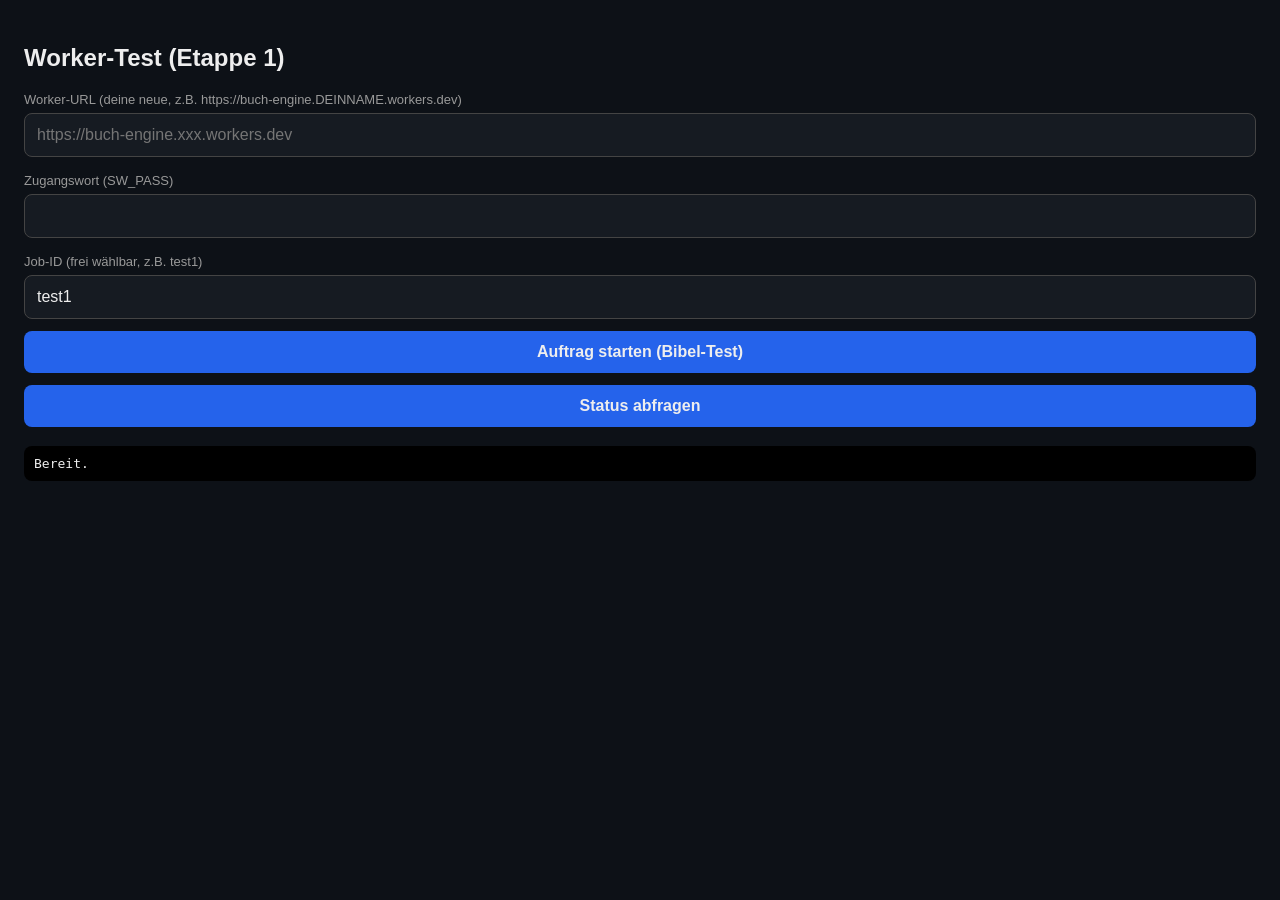
<file: test-worker.html>
<!DOCTYPE html>
<html lang="de">
<head>
<meta charset="UTF-8">
<meta name="viewport" content="width=device-width, initial-scale=1">
<title>Worker-Test</title>
<style>
  body{font-family:-apple-system,sans-serif;background:#0d1117;color:#eee;padding:16px;}
  input,button,textarea{width:100%;box-sizing:border-box;padding:12px;margin:6px 0;border-radius:8px;border:1px solid #444;background:#161b22;color:#eee;font-size:16px;}
  button{background:#2563eb;border:none;font-weight:600;}
  pre{background:#000;padding:10px;border-radius:8px;white-space:pre-wrap;font-size:13px;max-height:300px;overflow:auto;}
  label{font-size:13px;color:#999;margin-top:10px;display:block;}
</style>
</head>
<body>
<h2>Worker-Test (Etappe 1)</h2>

<label>Worker-URL (deine neue, z.B. https://buch-engine.DEINNAME.workers.dev)</label>
<input id="url" placeholder="https://buch-engine.xxx.workers.dev">

<label>Zugangswort (SW_PASS)</label>
<input id="pass" type="password">

<label>Job-ID (frei wählbar, z.B. test1)</label>
<input id="jobId" value="test1">

<button onclick="starten()">Auftrag starten (Bibel-Test)</button>
<button onclick="status()">Status abfragen</button>

<pre id="out">Bereit.</pre>

<script>
function basis(){ return document.getElementById('url').value.replace(/\/+$/,''); }
function pass(){ return document.getElementById('pass').value; }
function jobId(){ return document.getElementById('jobId').value; }
function zeige(x){ document.getElementById('out').textContent = typeof x==='string'?x:JSON.stringify(x,null,2); }

async function starten(){
  zeige('Sende Auftrag …');
  try{
    const r = await fetch(basis()+'/start', {
      method:'POST',
      headers:{'content-type':'application/json','x-sw-pass':pass()},
      body: JSON.stringify({
        jobId: jobId(),
        typ: 'bibel',
        model: 'kimi-k2.6',
        maxTokens: 4000,
        system: 'Du antwortest ausschließlich mit gültigem JSON.',
        user: 'Erzeuge ein Test-JSON-Objekt mit Schema: {"nachricht":"", "zahl":0}. Setze nachricht auf "Hintergrund-Test erfolgreich" und zahl auf 42.'
      })
    });
    zeige(await r.json());
  }catch(e){ zeige('Fehler: '+e.message); }
}

async function status(){
  zeige('Frage Status ab …');
  try{
    const r = await fetch(basis()+'/status?jobId='+encodeURIComponent(jobId()), {
      headers:{'x-sw-pass':pass()}
    });
    zeige(await r.json());
  }catch(e){ zeige('Fehler: '+e.message); }
}
</script>
</body>
</html>
</file>
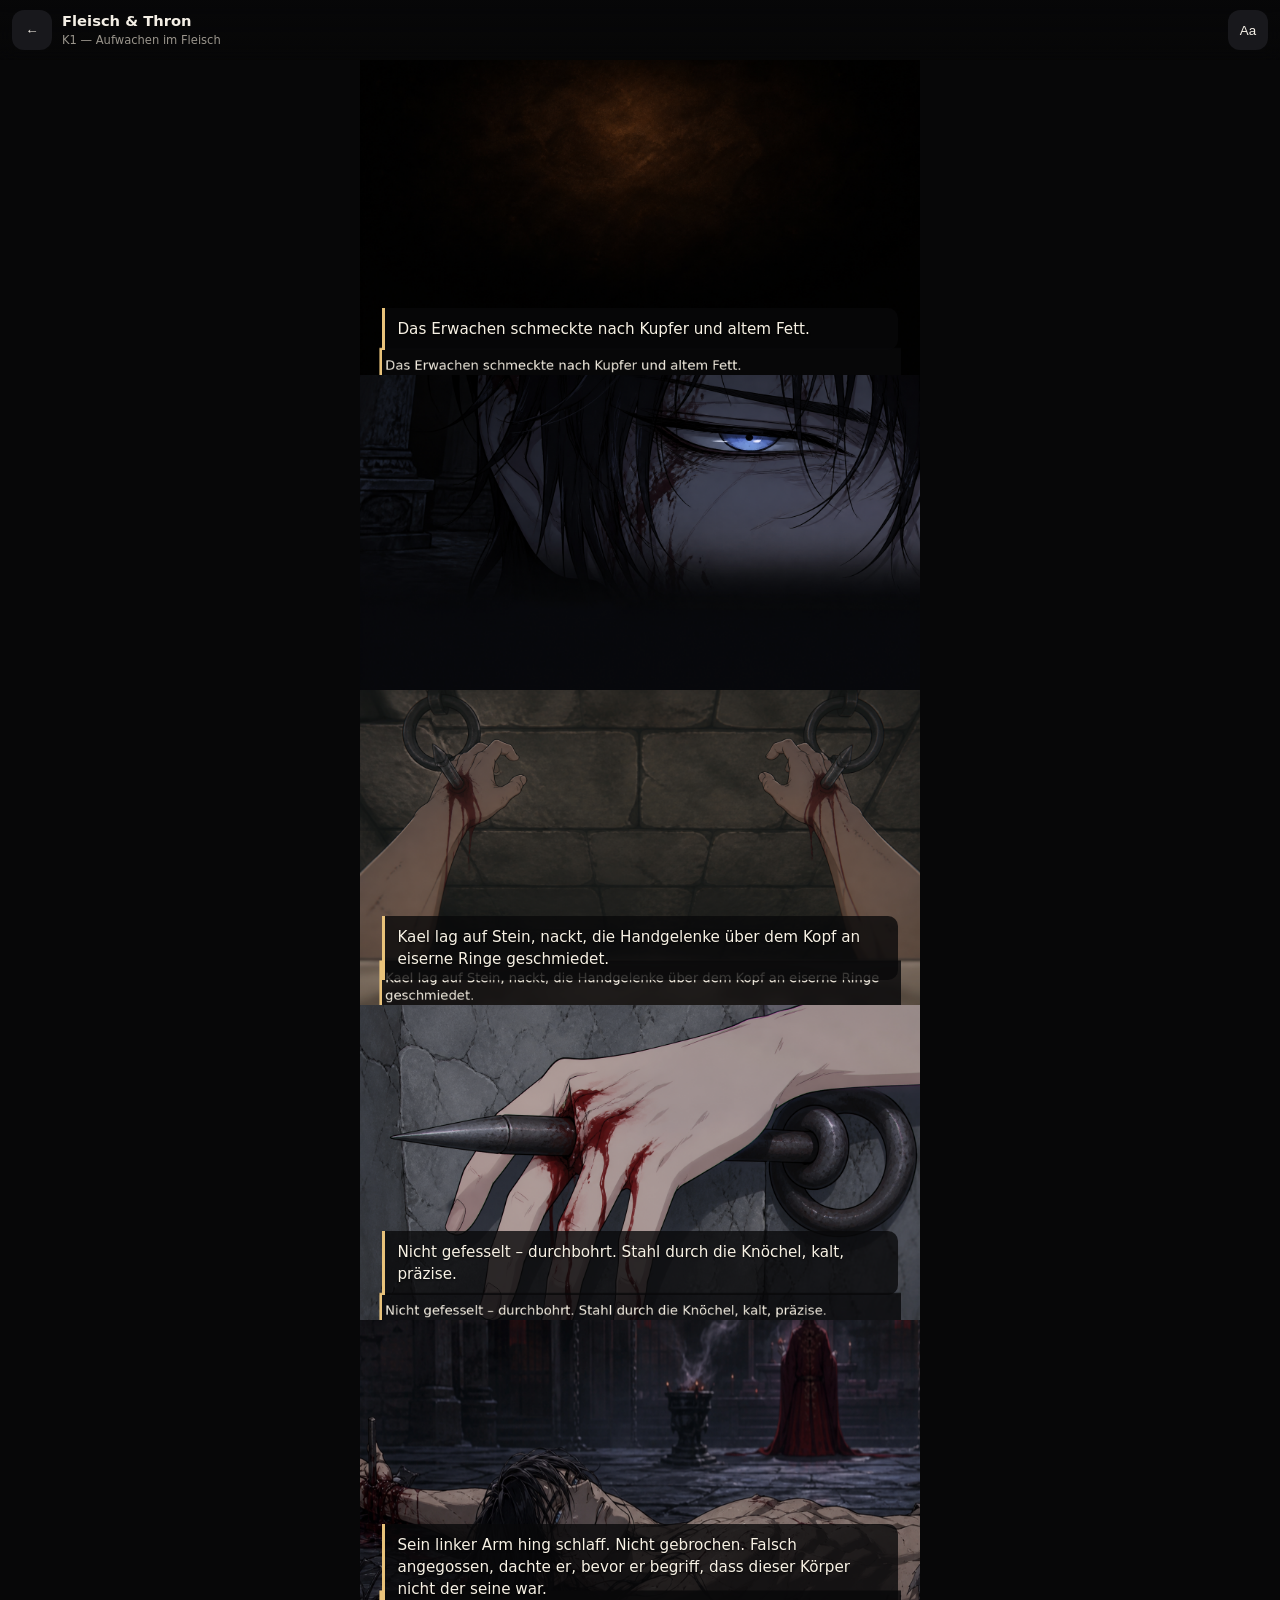
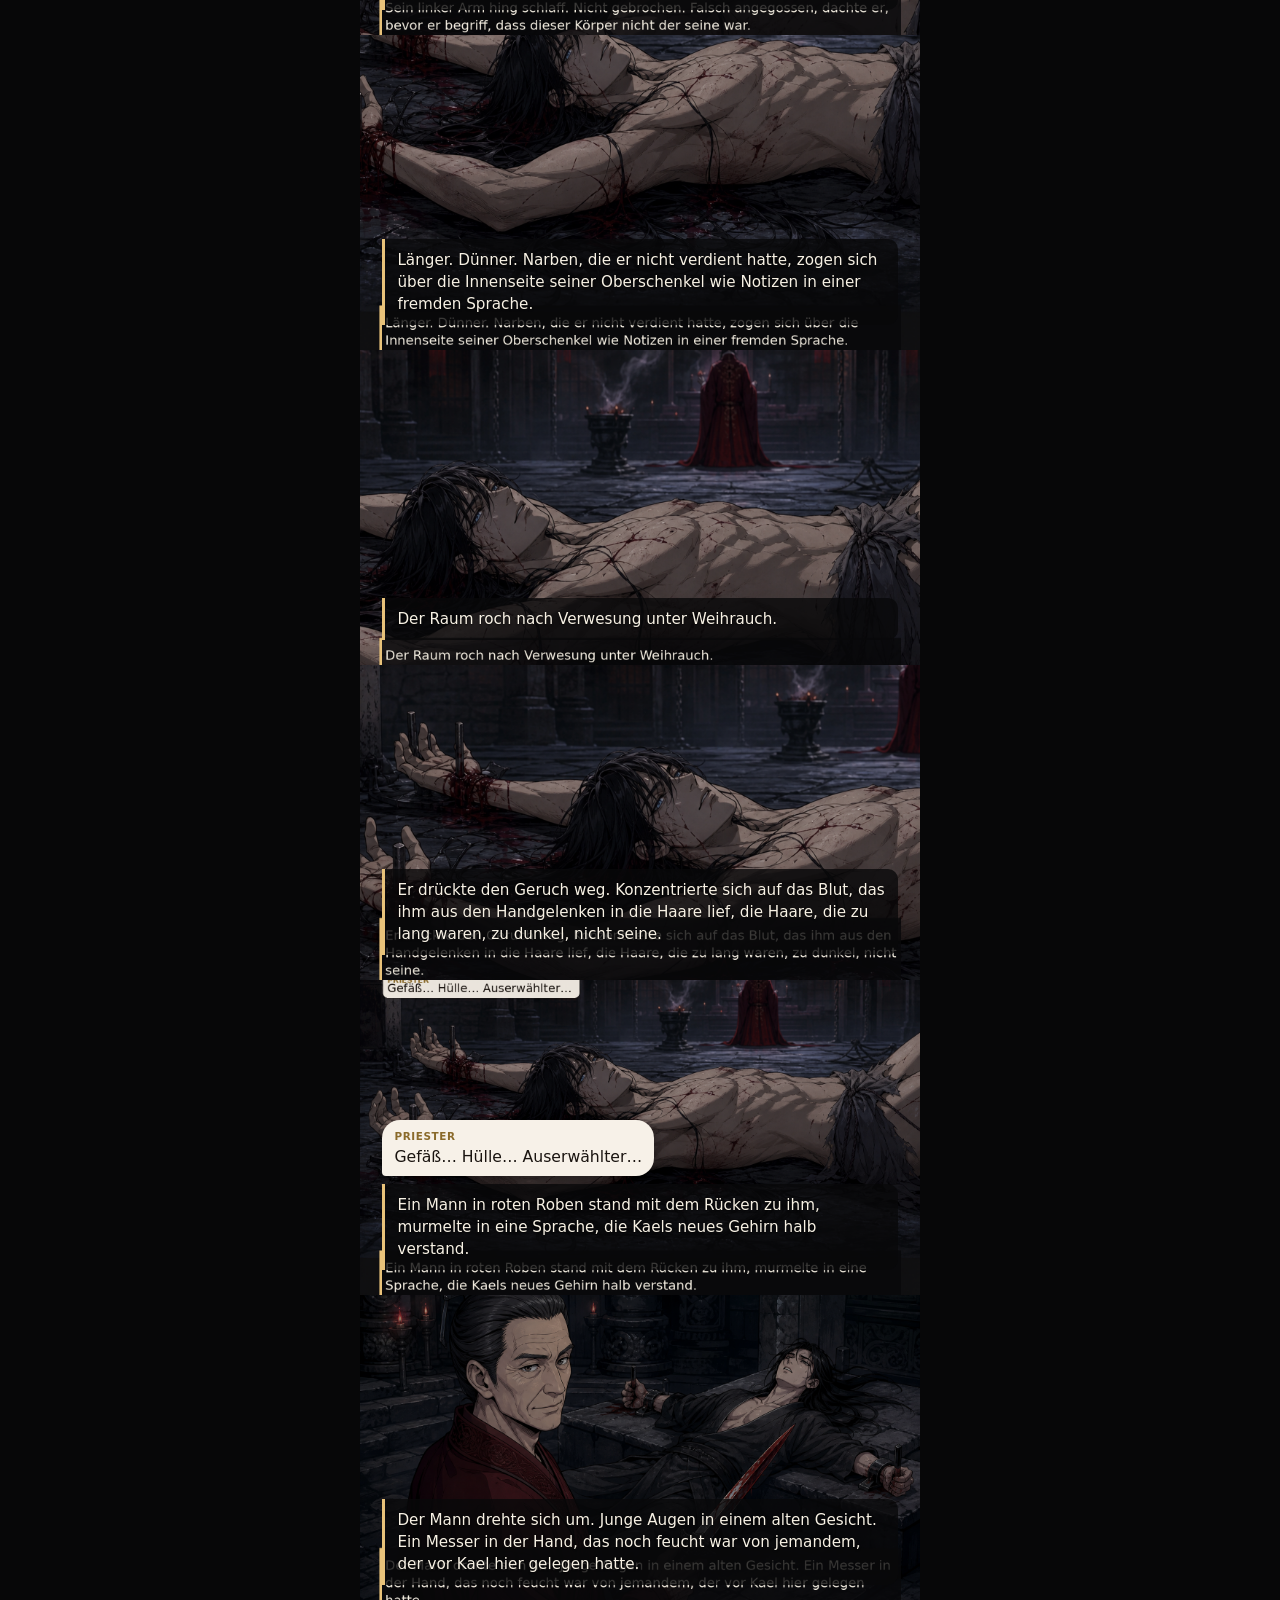
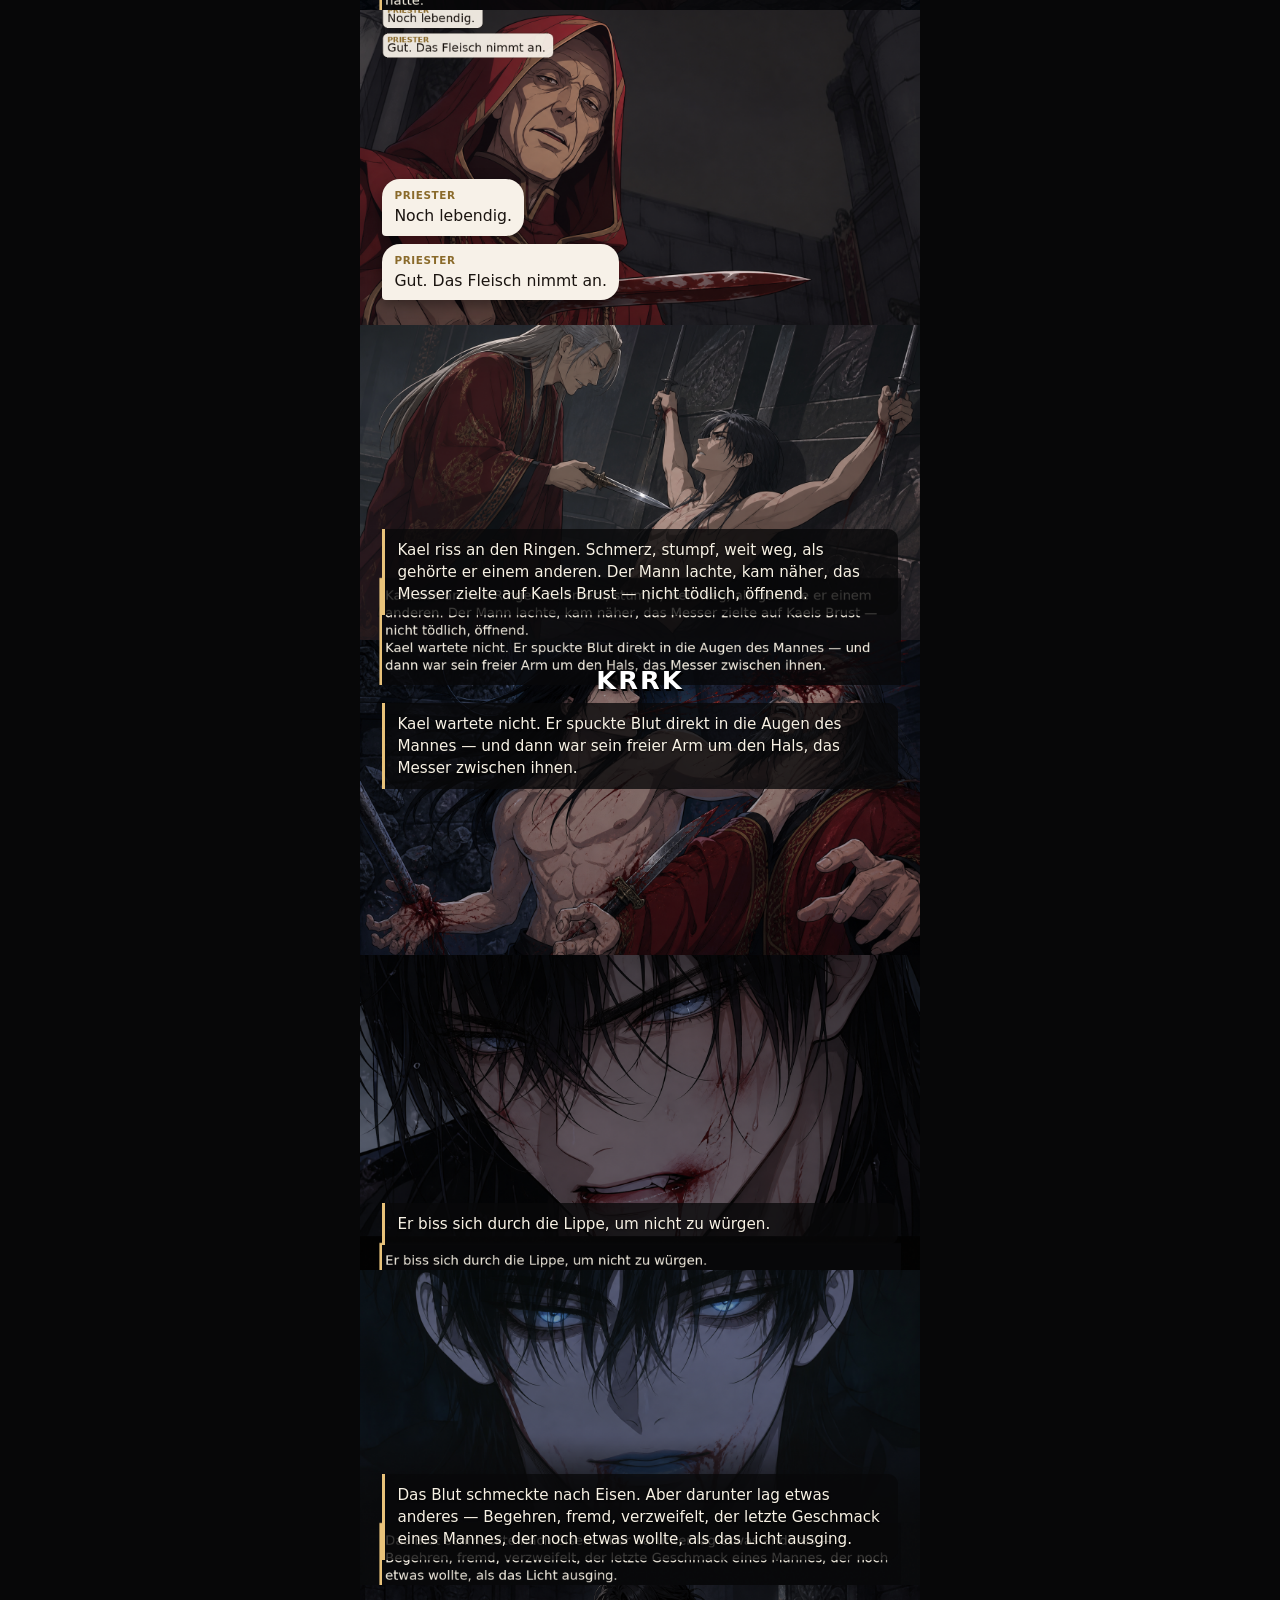
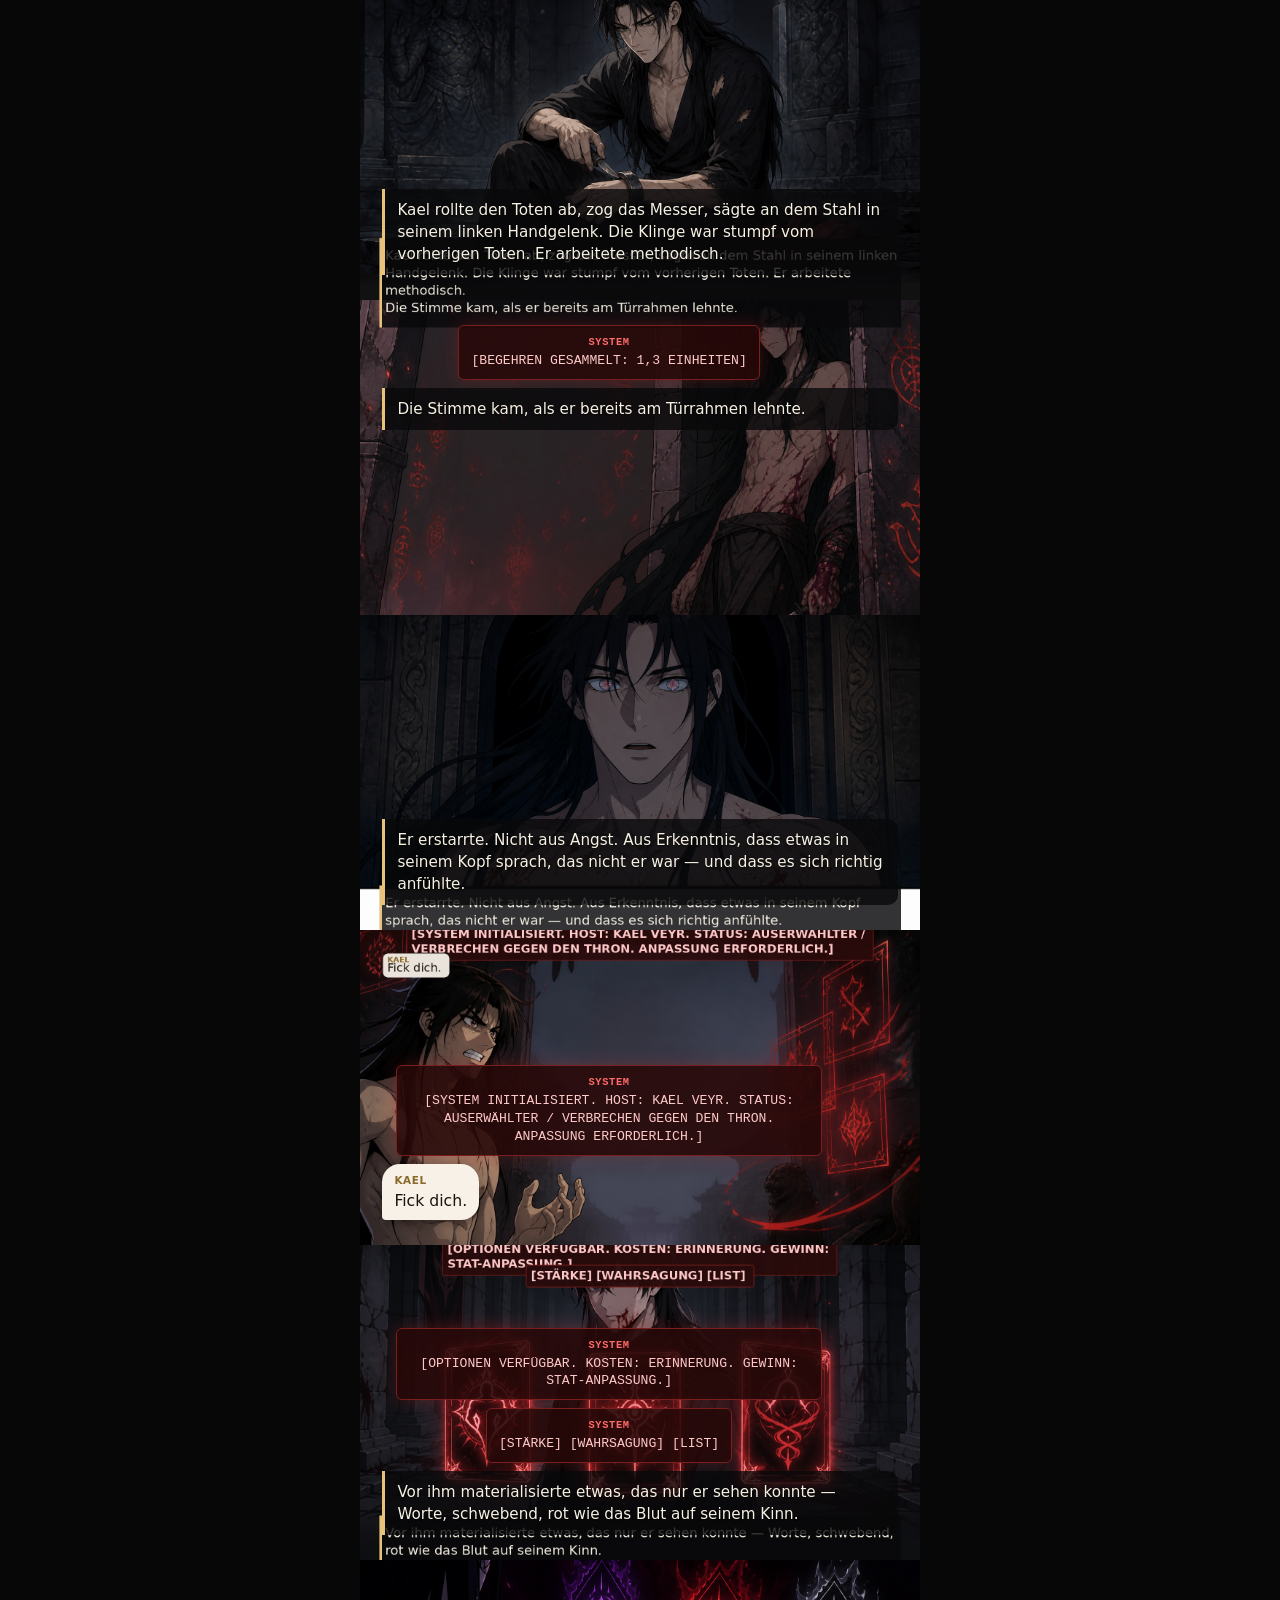
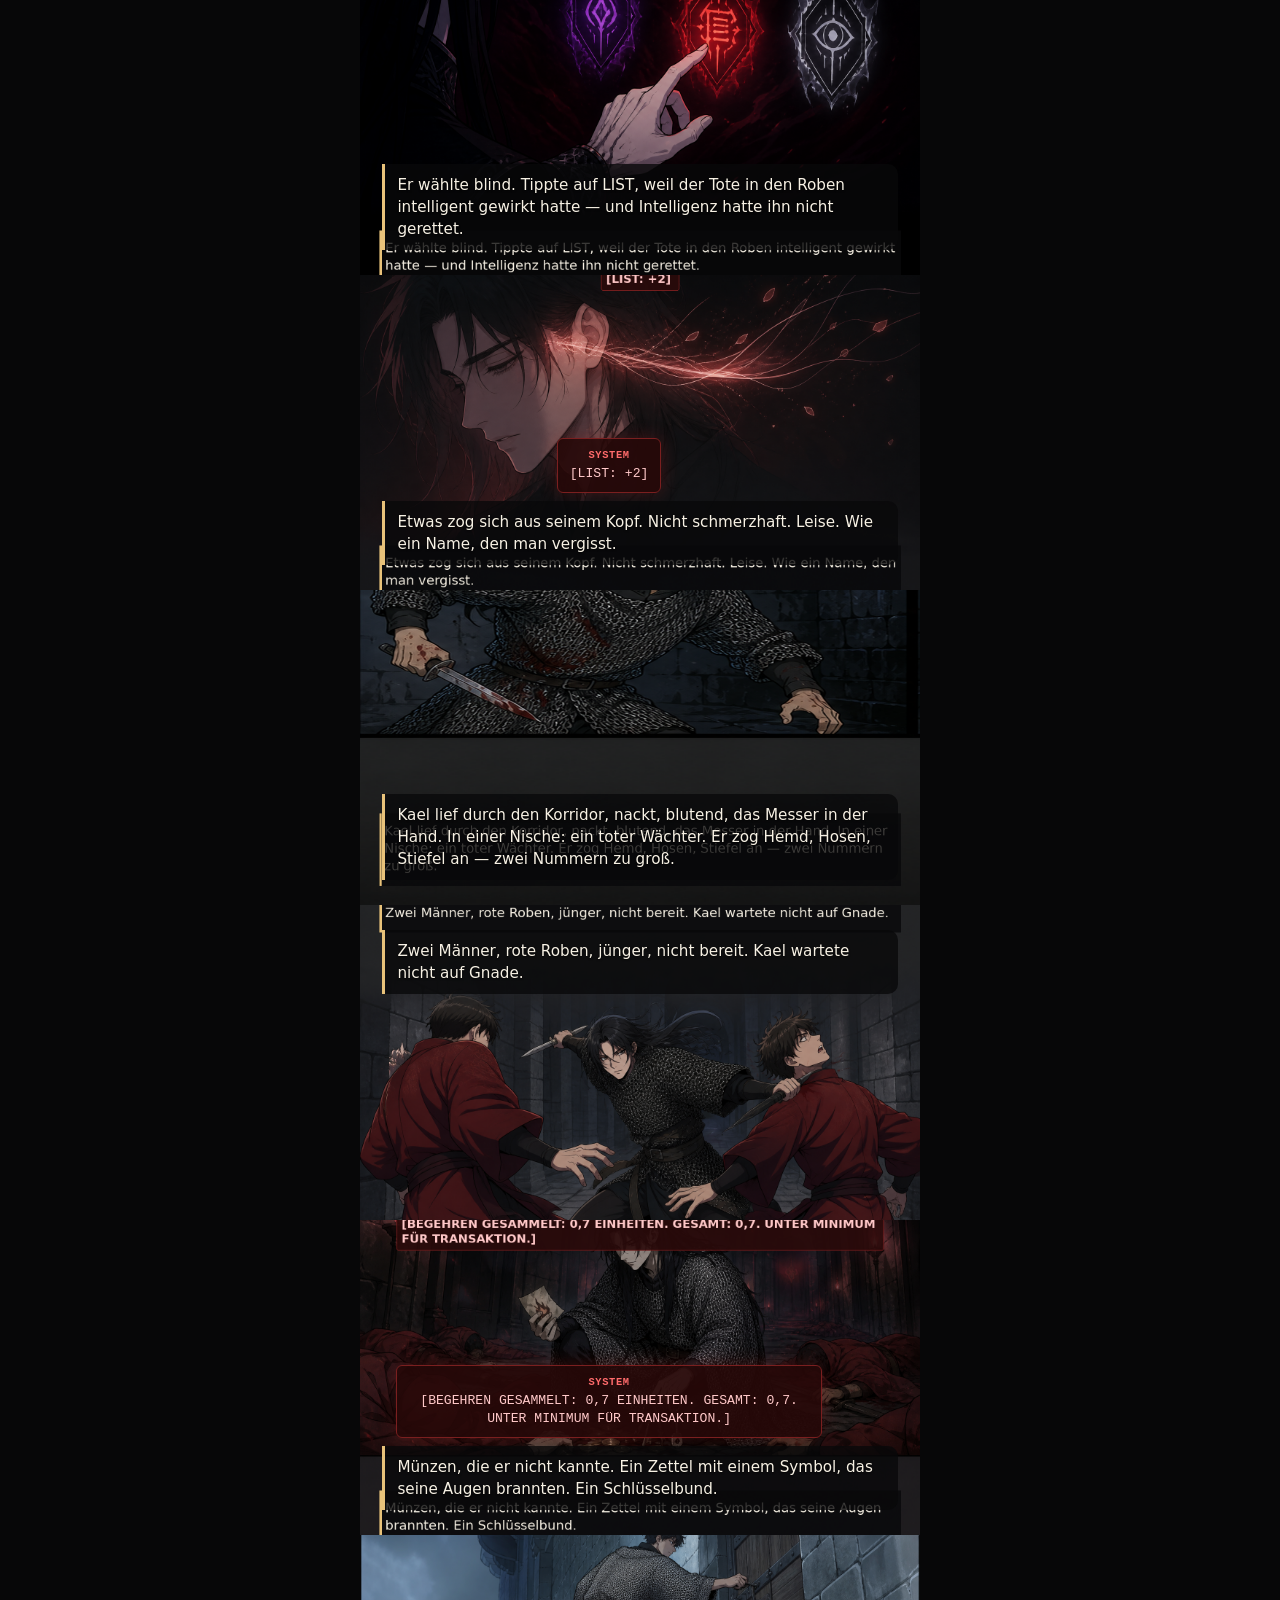
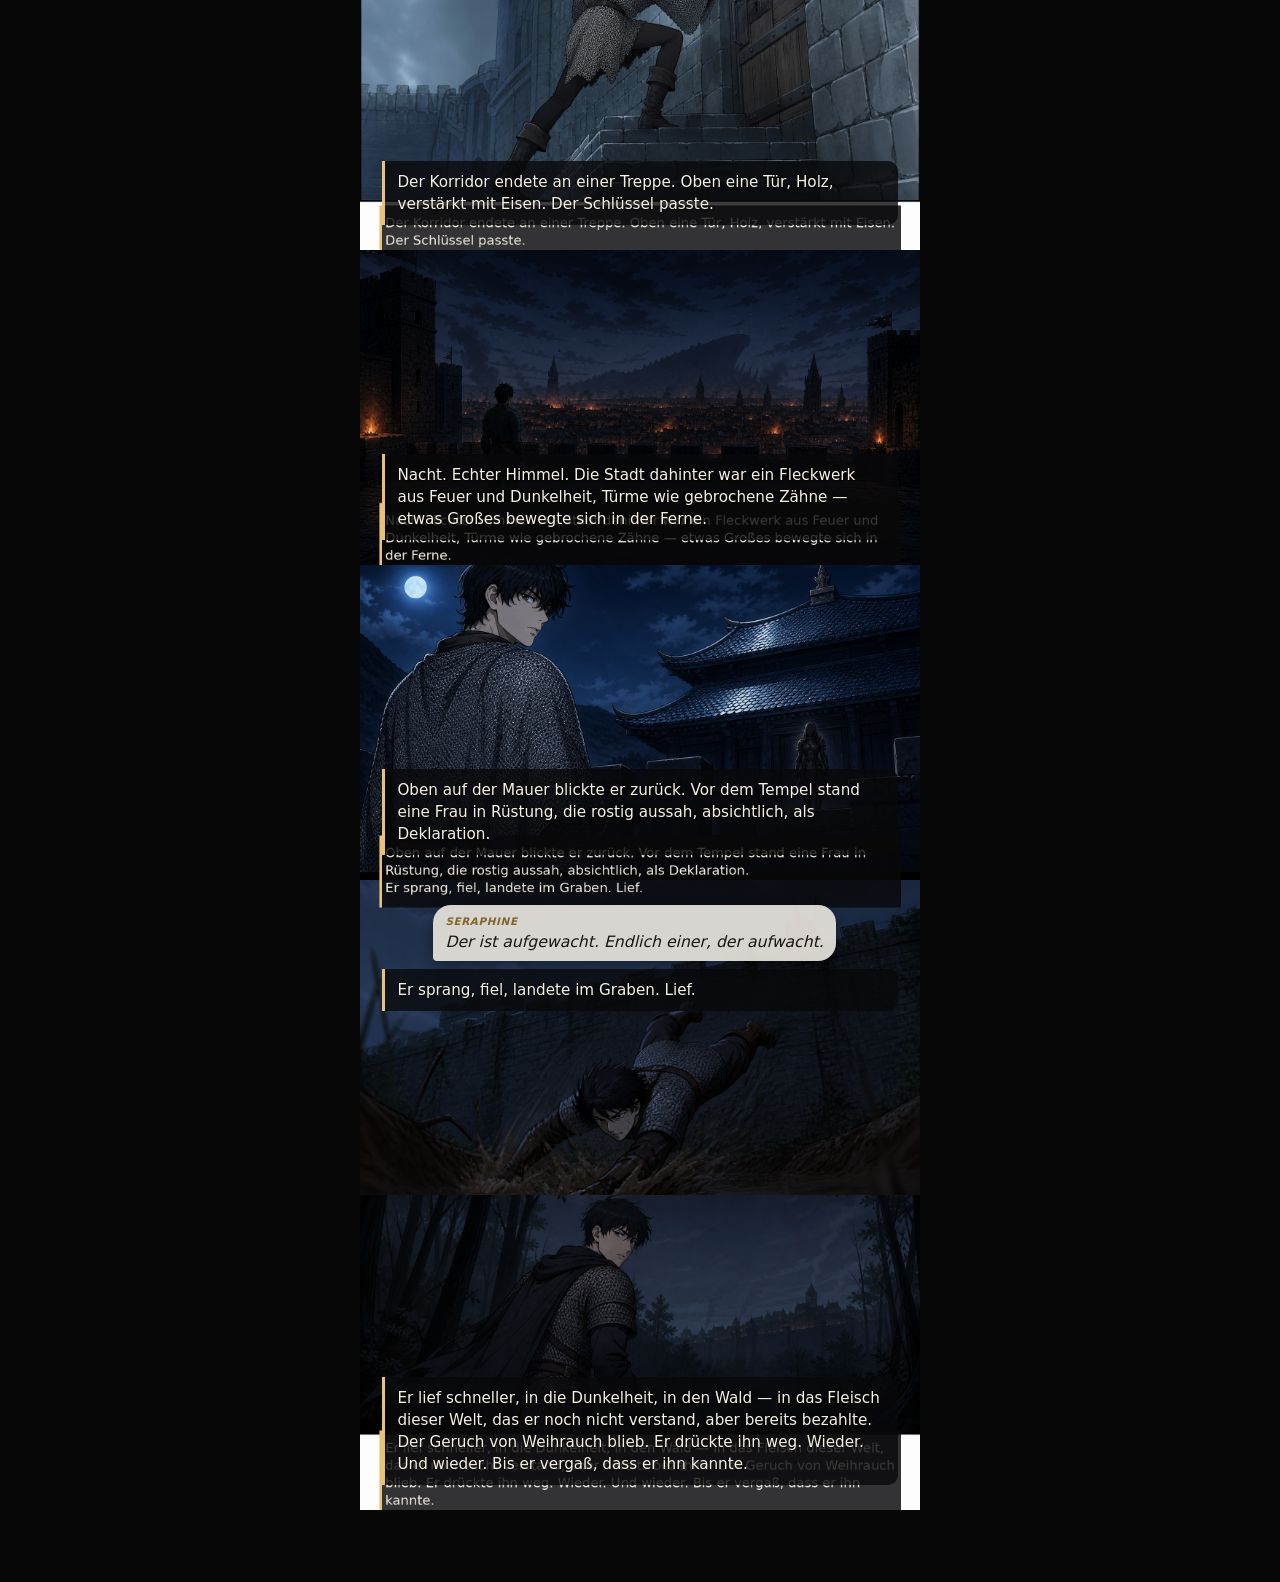
<file: webtoon/k1.html>
<!DOCTYPE html>
<html lang="de">
<head>
  <meta charset="utf-8" />
  <meta name="viewport" content="width=device-width, initial-scale=1, viewport-fit=cover" />
  <title>Fleisch & Thron — K1</title>
  <link rel="stylesheet" href="reader.css" />
</head>
<body>
  <header class="topbar">
    <button type="button" id="btnBack" class="ghost" aria-label="Zurück">←</button>
    <div class="titles">
      <strong id="serie">Fleisch &amp; Thron</strong>
      <span id="episode">K1</span>
    </div>
    <button type="button" id="btnText" class="ghost" title="Texte">Aa</button>
  </header>

  <main id="strip" class="strip" aria-live="polite"></main>

  <div id="toast" class="toast" hidden></div>

  <script src="reader.js"></script>
</body>
</html>
</file>
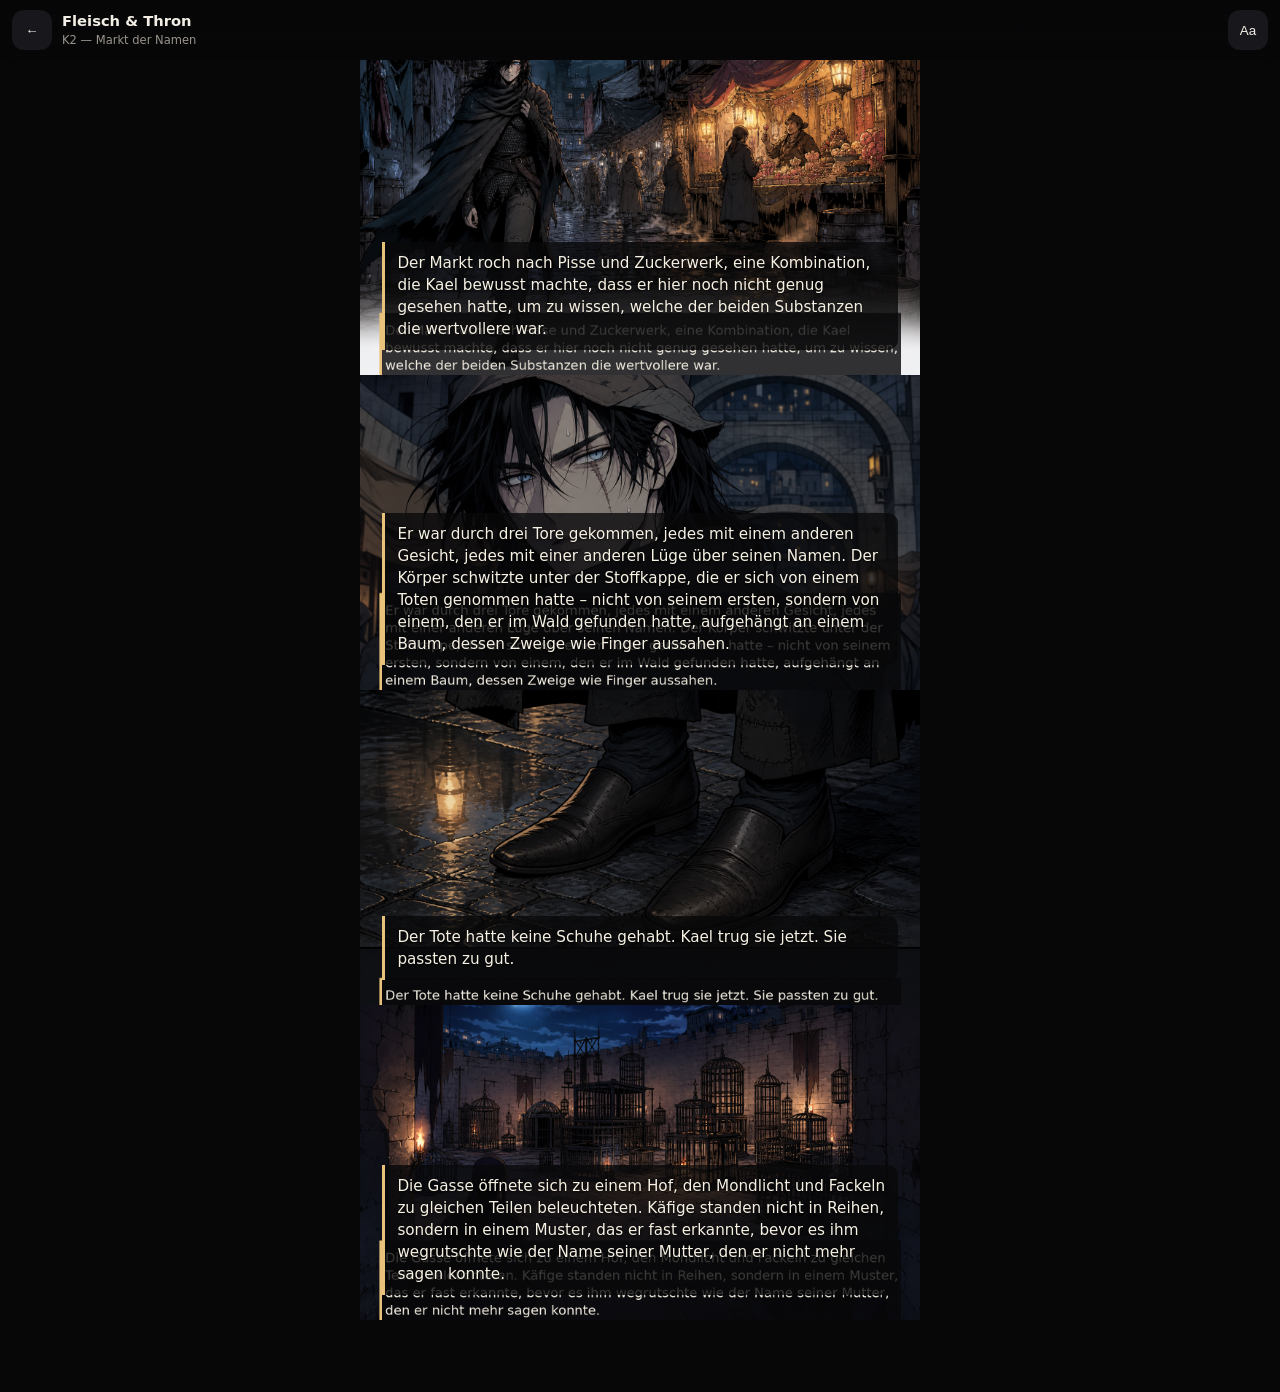
<file: webtoon/k2.html>
<!DOCTYPE html>
<html lang="de">
<head>
  <meta charset="utf-8" />
  <meta name="viewport" content="width=device-width, initial-scale=1, viewport-fit=cover" />
  <title>Fleisch & Thron — K2</title>
  <link rel="stylesheet" href="reader.css" />
</head>
<body data-ep="k2">
  <header class="topbar">
    <button type="button" id="btnBack" class="ghost" aria-label="Zurück">←</button>
    <div class="titles">
      <strong id="serie">Fleisch &amp; Thron</strong>
      <span id="episode">K2</span>
    </div>
    <button type="button" id="btnText" class="ghost" title="Texte">Aa</button>
  </header>

  <main id="strip" class="strip" aria-live="polite"></main>

  <div id="toast" class="toast" hidden></div>

  <script src="reader.js"></script>
</body>
</html>
</file>
<file: webtoon/reader.css>
:root {
  --bg: #070708;
  --fg: #f4efe6;
  --muted: #9a958c;
  --accent: #e8c27a;
  --system: #ff6b6b;
  --max: 560px;
  --pad: 0;
  font-family: "Segoe UI", system-ui, -apple-system, sans-serif;
}
* { box-sizing: border-box; }
html, body { margin: 0; background: var(--bg); color: var(--fg); }
.topbar {
  position: sticky; top: 0; z-index: 30;
  display: flex; align-items: center; gap: 10px;
  padding: 10px 12px;
  background: linear-gradient(180deg, #070708f2, #07070899 80%, transparent);
  backdrop-filter: blur(10px);
}
.titles { flex: 1; min-width: 0; line-height: 1.2; }
.titles strong { font-size: 0.92rem; display: block; }
.titles span { font-size: 0.72rem; color: var(--muted); }
.ghost {
  appearance: none; border: 0; background: #18181c; color: var(--fg);
  width: 40px; height: 40px; border-radius: 12px; cursor: pointer;
}
.strip { max-width: var(--max); margin: 0 auto; padding: 0 0 72px; display: flex; flex-direction: column; gap: 0; }
.panel {
  position: relative;
  width: 100%;
  background: #0e0e12;
  margin: 0;
}
.panel img {
  display: block; width: 100%; height: auto;
  aspect-ratio: 16 / 9; object-fit: cover; vertical-align: top;
}
.panel .layer {
  position: absolute; inset: 0;
  pointer-events: none;
  display: flex; flex-direction: column; justify-content: flex-end;
  padding: 4.5% 4%;
  gap: 8px;
}
.panel .layer.top { justify-content: flex-start; }
.caption-on {
  align-self: stretch;
  background: rgba(8,8,10,0.78);
  border-left: 3px solid var(--accent);
  color: #f7f1e4;
  font-size: clamp(0.78rem, 2.6vw, 0.95rem);
  line-height: 1.45;
  padding: 10px 12px;
  border-radius: 0 10px 10px 0;
  text-shadow: 0 1px 2px #000a;
}
.bubbles-on {
  display: flex; flex-direction: column; gap: 8px;
  align-items: flex-start;
  max-width: 88%;
}
.bubble-on {
  background: #f7f1e8;
  color: #1a1410;
  border-radius: 18px 18px 18px 4px;
  padding: 9px 12px;
  font-size: clamp(0.8rem, 2.7vw, 0.98rem);
  line-height: 1.35;
  box-shadow: 0 4px 14px #0006;
  max-width: 100%;
}
.bubble-on .who {
  display: block; font-size: 0.65rem; letter-spacing: 0.06em;
  text-transform: uppercase; color: #8a6a2a; margin-bottom: 3px; font-weight: 700;
}
.bubble-on.system {
  align-self: center; max-width: 94%;
  background: rgba(40,8,8,0.88); color: #ffc9c9;
  border: 1px solid #7a1f1f; border-radius: 6px;
  font-family: ui-monospace, Menlo, Consolas, monospace;
  font-size: clamp(0.68rem, 2.2vw, 0.82rem);
  text-align: center; box-shadow: 0 0 18px #c6282844;
}
.bubble-on.system .who { color: var(--system); text-align: center; }
.bubble-on.distant {
  align-self: flex-end; opacity: 0.92;
  background: #e8e4dc; font-style: italic;
}
.sfx-on {
  align-self: center;
  font-weight: 900; letter-spacing: 0.08em;
  color: #fff; text-shadow: 0 0 8px #000, 2px 2px 0 #000;
  font-size: clamp(1.1rem, 4vw, 1.6rem);
}
.hide-text .layer { display: none !important; }
.missing {
  padding: 48px 16px; text-align: center; color: var(--muted);
  border: 1px dashed #333; margin: 8px;
}
.toast {
  position: fixed; left: 50%; bottom: 22px; transform: translateX(-50%);
  background: #222; color: #fff; padding: 10px 16px; border-radius: 999px;
  font-size: 0.85rem; z-index: 40;
}
</file>
